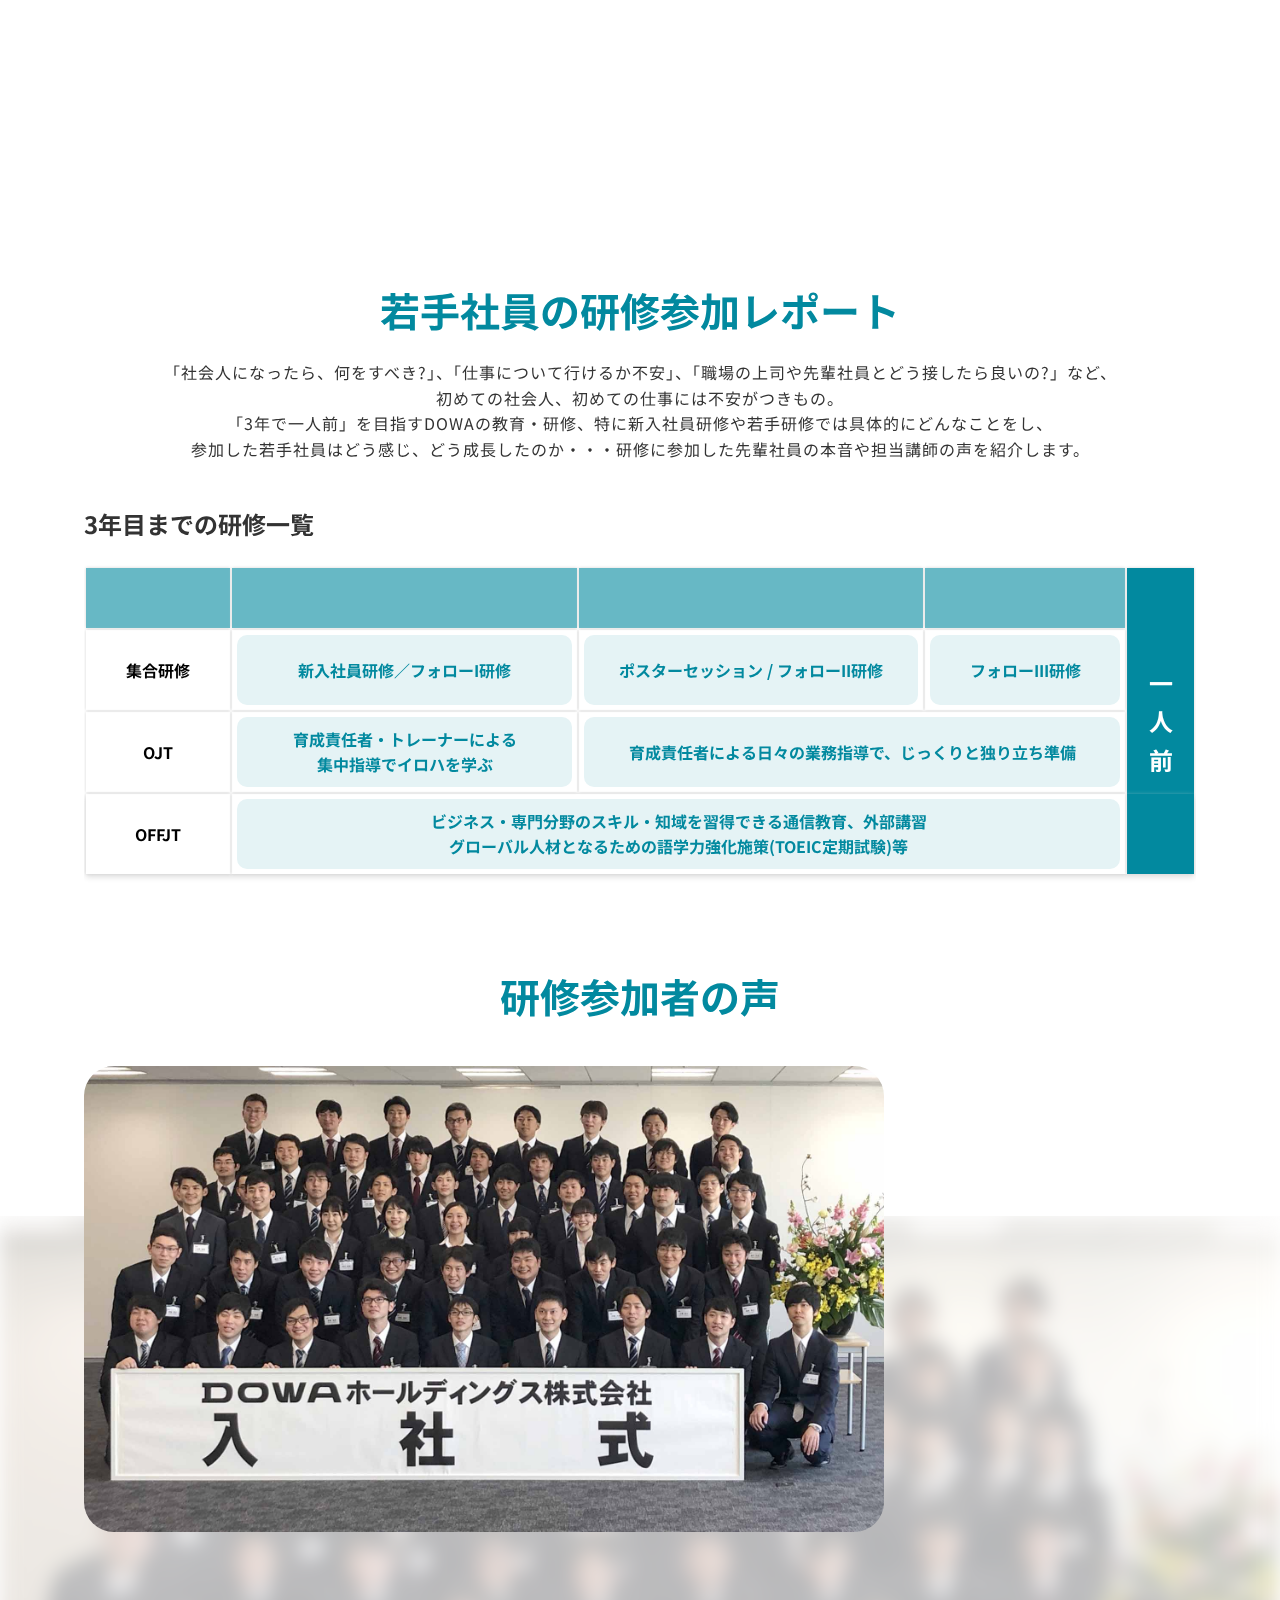
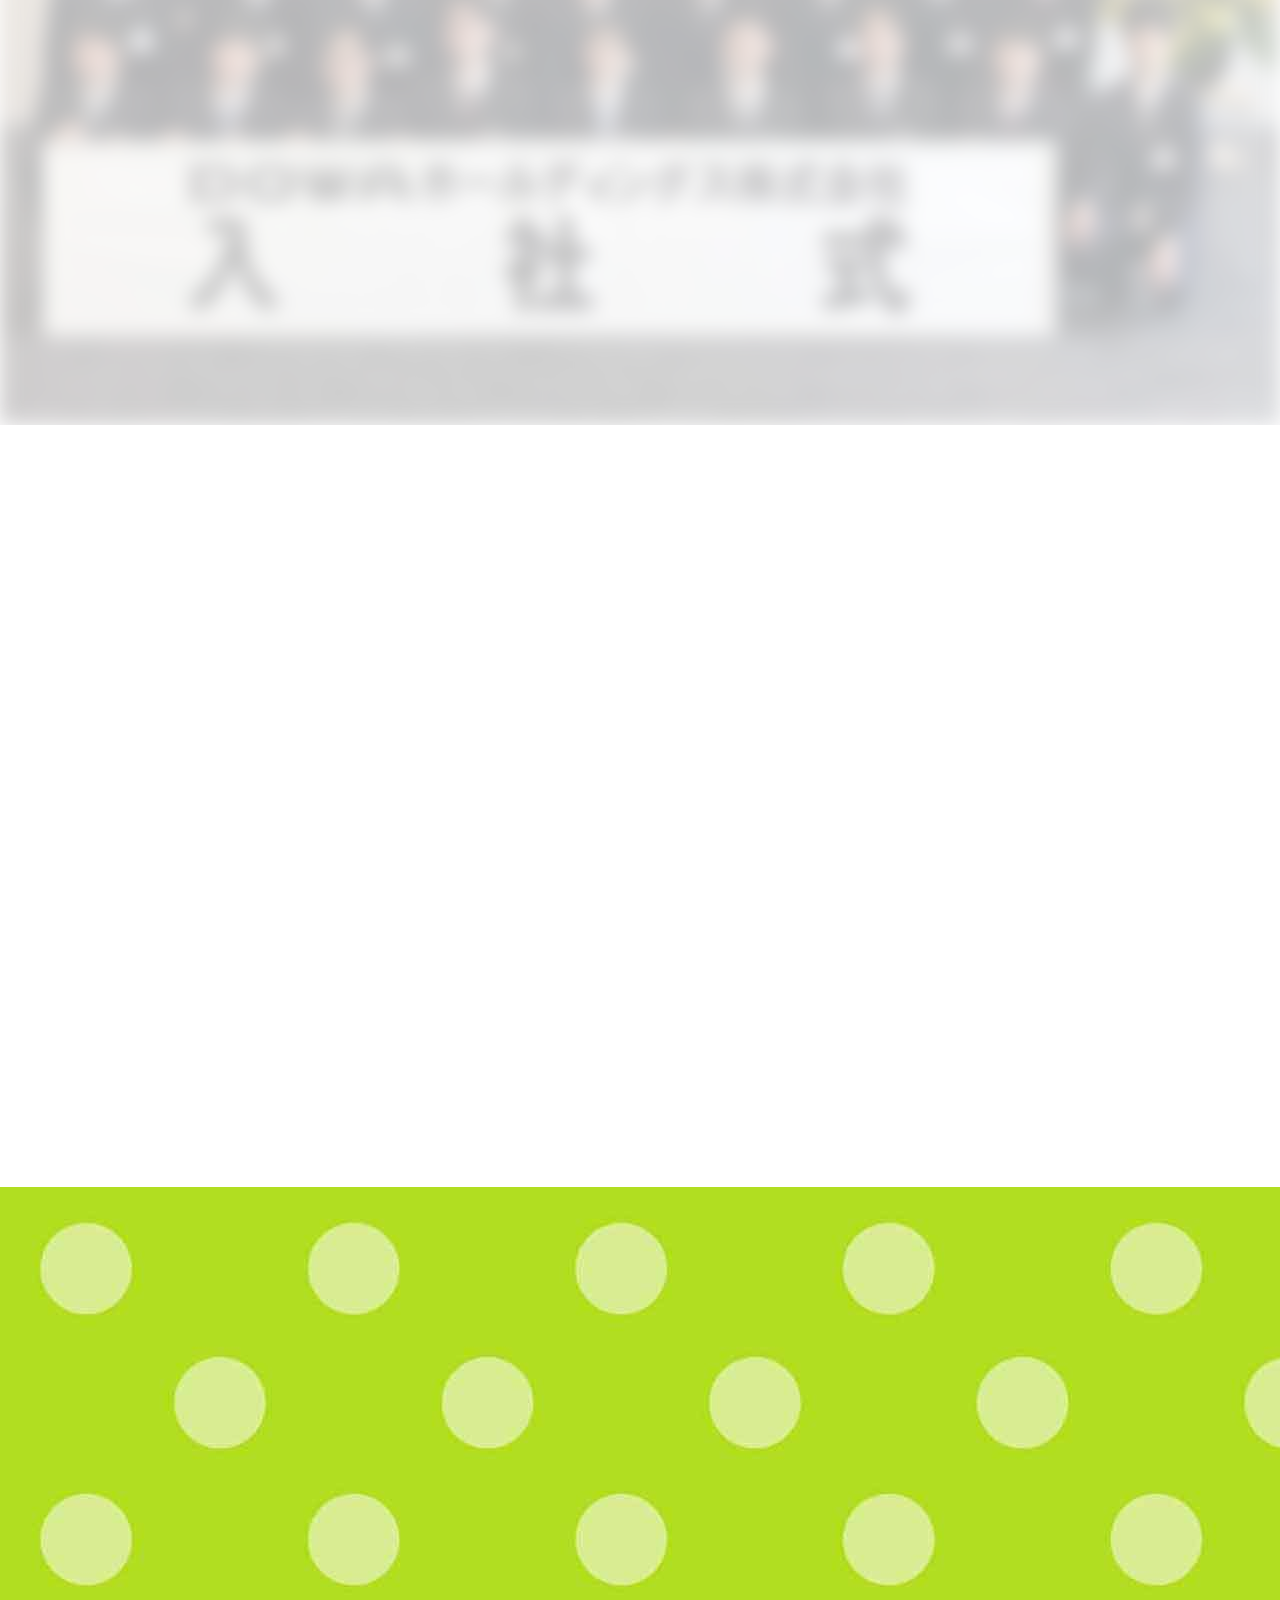
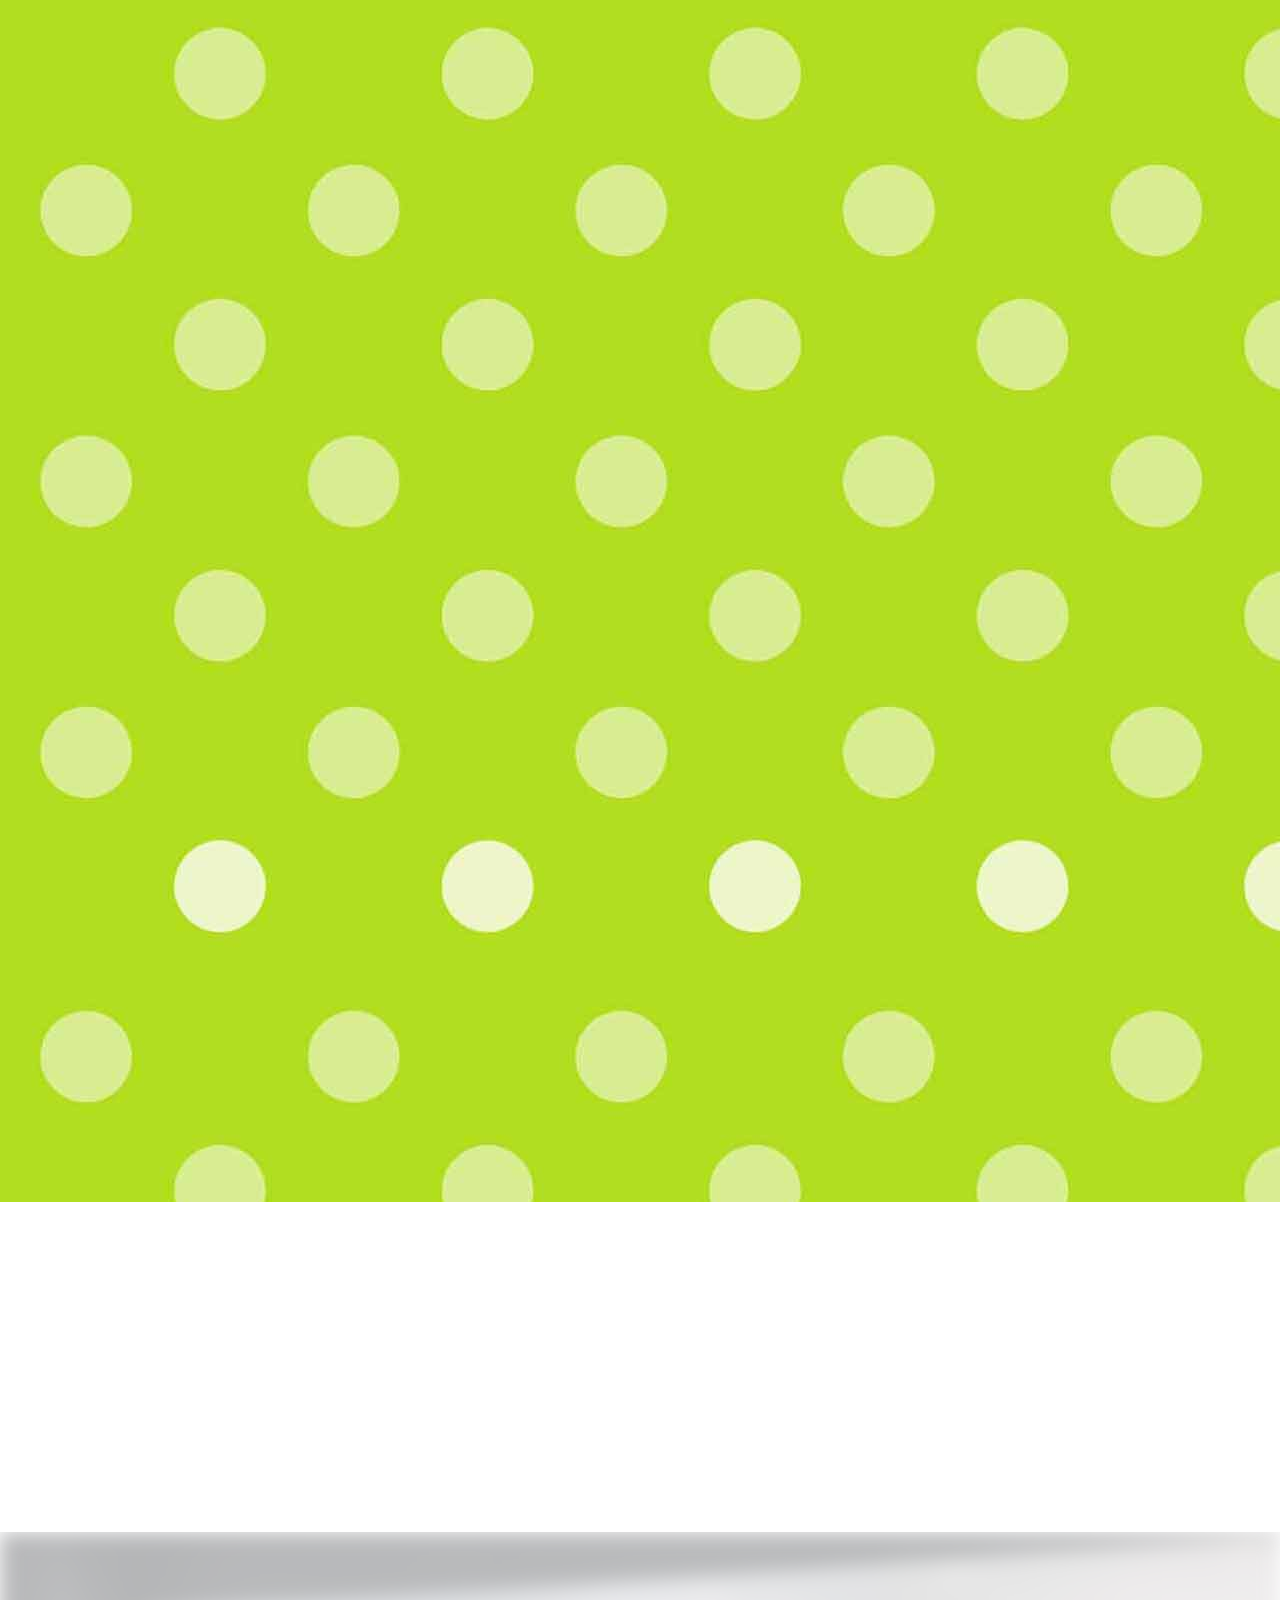
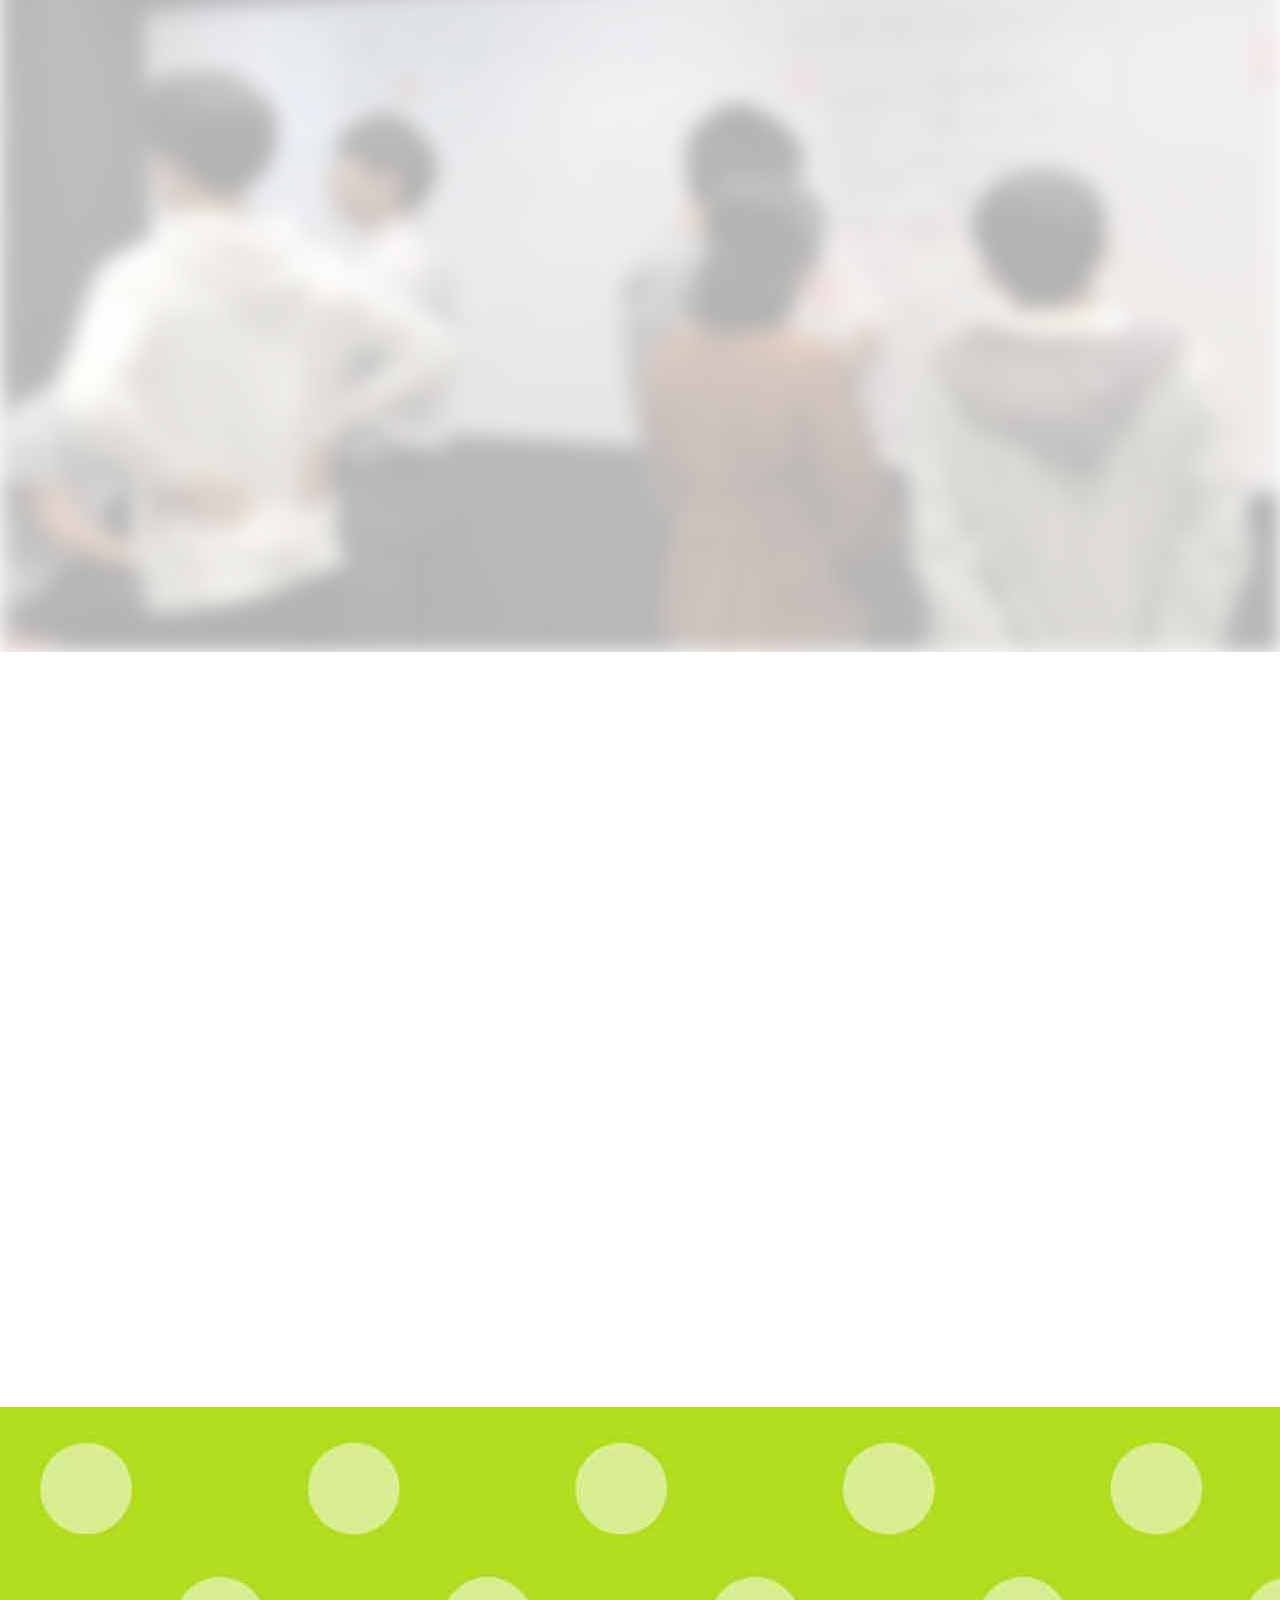
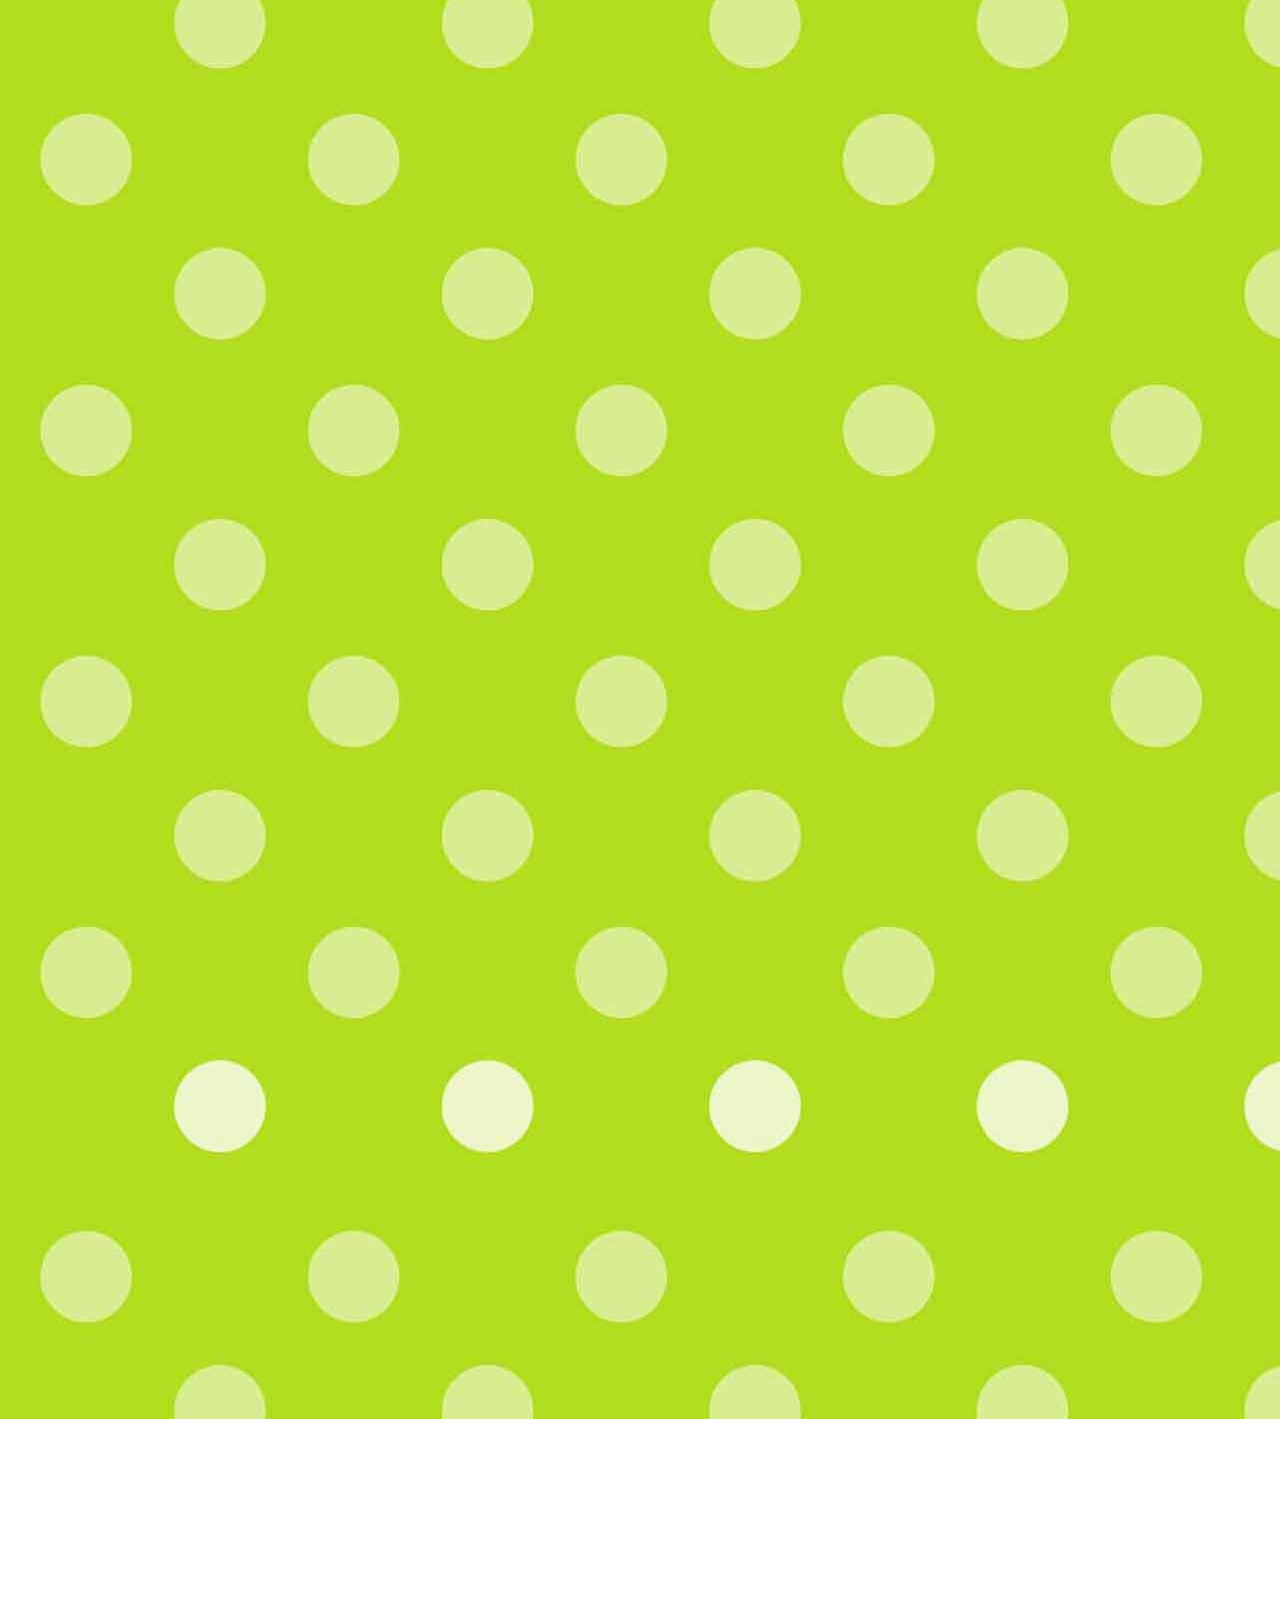
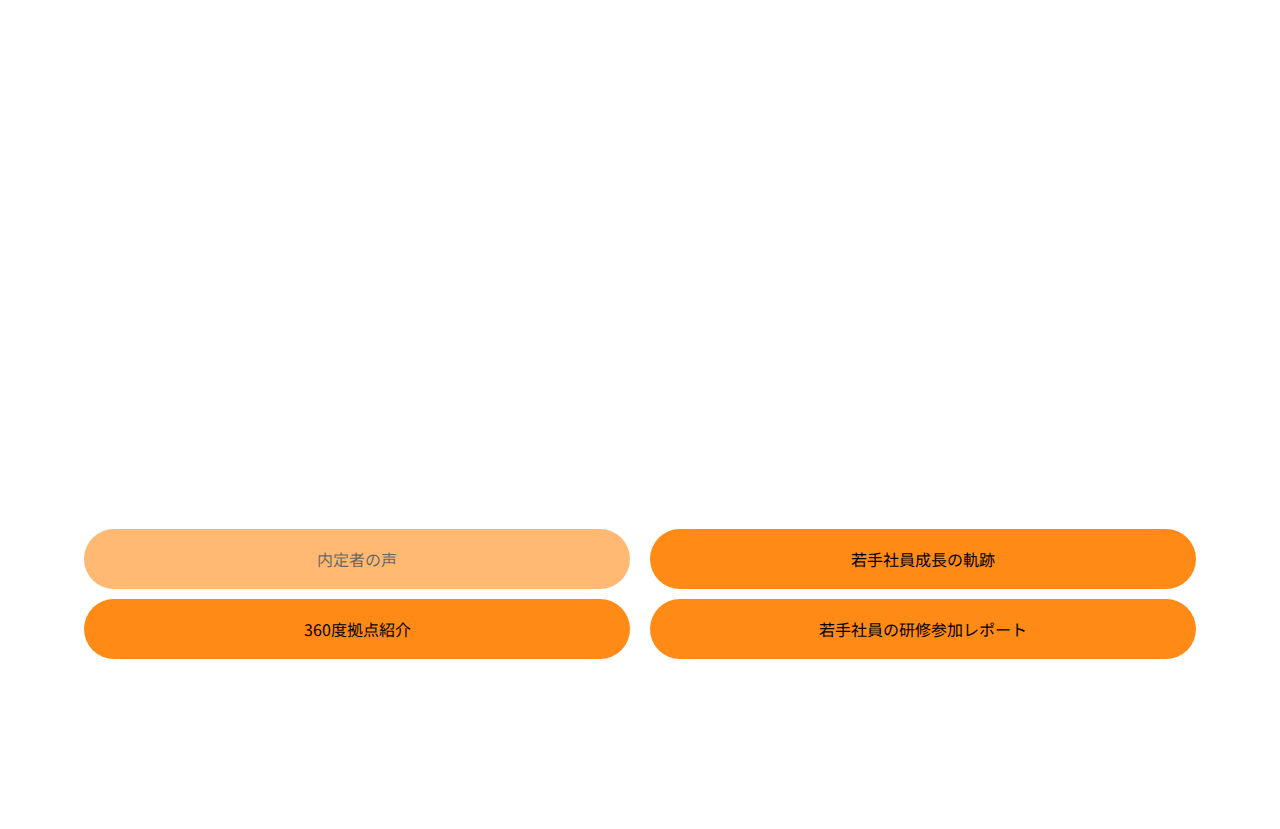
<file: saiyou/special/training/index.html>
<!DOCTYPE html>
<html lang="en">

<head>
    <meta charset="UTF-8">
    <meta name="viewport" content="width=device-width, initial-scale=1.0">
    <link rel="stylesheet" href="../../js/plugin/aos/aos.css">
    <link rel="stylesheet" href="../../css/reset.css">
    <link rel="stylesheet" href="../../css/common.css">
    <link rel="stylesheet" href="../../css/training.css">
    <title>Training</title>
    <link href="https://fonts.googleapis.com/css2?family=Noto+Sans+JP:wght@400;500;700&family=Roboto:wght@400;500;700&display=swap" rel="stylesheet">
</head>

<body>
    <section id="training">
        <section class="train">
            <div class="container">
                <div class="train__inner">
                    <h2 class="heading center" data-aos="fade-up">
                        若手社員の研修参加レポート
                    </h2>
                    <div class="sub-heading">
                        <p class="text-desc" data-aos="fade-up">
                            「社会人になったら、何をすべき?」、「仕事について行けるか不安」、「職場の上司や先輩社員とどう接したら良いの?」など、
                        </p>
                        <p class="text-desc" data-aos="fade-up">
                            初めての社会人、初めての仕事には不安がつきもの。
                        </p>
                        <p class="text-desc" data-aos="fade-up">
                            「3年で一人前」を目指すDOWAの教育・研修、特に新入社員研修や若手研修では具体的にどんなことをし、
                        </p>
                        <p class="text-desc" data-aos="fade-up">
                            参加した若手社員はどう感じ、どう成長したのか・・・研修に参加した先輩社員の本音や担当講師の声を紹介します。
                        </p>

                    </div>

                    <div class="train__table">
                        <h5 class="title left" data-aos="fade-up"><span>3年目までの研修一覧</span></h5>

                        <table class="t-table" data-aos="fade-up">
                            <tr class="t-head">
                                <th><span>入社</span></th>
                                <th><span>1年目</span></th>
                                <th><span>2年目</span></th>
                                <th><span>3年目</span></th>
                                <th rowspan="4"><span>一人前</span></th>
                            </tr>
                            <tr class="t-body">
                                <td><span>集合研修</span></td>
                                <td><span>新入社員研修／フォローI研修</span></td>
                                <td><span>ポスターセッション / フォローII研修</span></td>
                                <td><span>フォローIII研修</span></td>
                            </tr>
                            <tr class="t-body">
                                <td>
                                    <span>OJT</span></td>
                                <td>
                                    <span>育成責任者・トレーナーによる<br/>集中指導でイロハを学ぶ</span>
                                </td>
                                <td colspan="2">
                                    <span>育成責任者による日々の業務指導で、じっくりと独り立ち準備
                                    </span>
                                </td>
                            </tr>
                            <tr class="t-body t-footer">
                                <td><span>OFFJT</span></td>
                                <td colspan="3"><span>ビジネス・専門分野のスキル・知域を習得できる通信教育、外部講習
                                    <br/>
                                    グローバル人材となるための語学力強化施策(TOEIC定期試験)等</span></td>
                            </tr>
                        </table>

                    </div>

                </div>

            </div>
        </section>

        <section class="voice">
            <div class="container">
                <div class="voice__inner">
                    <h2 class="heading center" data-aos="fade-up">
                        研修参加者の声
                    </h2>

                    <figure class="top-img" data-aos="fade-up">
                        <img src="../../images/training/img_entrance.jpg" alt="研修参加者の声">
                    </figure>

                    <div class="step">
                        <div class="step__container" data-aos="fade-up">

                            <img src="../../images/training/img_step.png" alt="bg-step-decoration">
                            <div class="step__content">
                                <h3 class="step__name">
                                    <span>01</span>
                                    新入社員研修
                                </h3>
                            </div>
                            
                            
                        </div>
                        <div class="step__desc" data-aos="fade-up">
                            <p class="text-desc">
                                本社近くにあるDOWAグループの研修センター「PROGRESO」。2018年には「DOWAの未来をつむぐ学びの空間」というコンセプトでリニューアルオープンしました。宿泊施設を兼ね備えた最新鋭の設備を誇ります。新入社員はここで、4月から約1か月半に渡り、寝泊りしながら「社会人へのマインドチェンジ」「DOWAを知る」「社会人基礎スキルを学び習得する」「強い人間関係を作る」ことを目的に集合研修を受講します。<br />※2020年春は、新入社員の安全と健康を第一に考慮し、全編自宅から参加するオンライン研修となりました。
                            </p>
                        </div>
                        
                    </div>

                </div>
            </div>

            <div class="bg-decoration">
                <img src="../../images/training/img_entrance.jpg" alt="研修参加者の声">
            </div>
        </section>

        <div class="comment-area">
            <!-- <div class="container"> -->
                <div class="flex">

                    <div class="comment">


                        <div class="comment-block" data-aos="fade-up">

                            <div class="avatar bg-green">
                                <img src="../../images/training/icon_user.png" alt="user avatar">
                            </div>

                            <div class="comment-wrap">

                                <span class="comment-time color-green">
                                    2019年入社Aさん
                                </span>
                                <p>

                                    「約2週間の工場見学では、各拠点の概要や働いている社員の雰囲気などを知ることができました。また、研修センターでは休憩時間や研修終了後に、憩いと交流のスペース“Café de DOWA”で同期とおしゃべりしたりお酒を飲んだり。同期との交流を深める中で、様々な考え方も吸収でき、配属後の励みになりました。今でも同期との情報交換は公私ともに非常に役立っています。」

                                </p>

                            </div>

                        </div>


                        <div class="comment-block" data-aos="fade-up">
                            <div class="avatar bg-pink">
                                <img src="../../images/training/icon_user.png" alt="user avatar">
                            </div>
                            <div class="comment-wrap">
                                <span class="comment-time color-pink">
                                    2020年入社Bさん
                                </span>
                                <p>

                                    「同期と顔を合わせるのを楽しみにしていましたが、オンライン研修となってしまいました。ただ、社会人の心構えのような基礎から、クリエイティブ・ロジカルシンキングなどのビジネススキルに至るまでしっかり学ぶことができました。また、グループワークが多く取り入られるなど、同期同士のつながりを高めるための工夫が凝らされており、楽しく、モチベーションを高く保ちながら研修を受けることができました。」

                                </p>
                            </div>
                        </div>


                        <div class="comment-block" data-aos="fade-up">
                            <div class="avatar bg-pink2">
                                <img src="../../images/training/icon_user.png" alt="user avatar">
                            </div>
                            <div class="comment-wrap">
                                <span class="comment-time color-pink2">
                                    2020年入社Cさん
                                </span>
                                <p>

                                    「『教わり方研修』では、配属後先輩から仕事を上手に教わるためのノウハウを実践形式で学び、配属後の業務イメージが持てました。『ポスターセッション』では、2年目社員が1年間取り組んだ業務を発表しており、自分たちも1年後にはこんな姿になっているのかという実感が湧き、とても印象的でした。」

                                </p>
                            </div>
                        </div>


                    </div>

                    <div class="comment-aside" data-aos="fade-up">
                        <figure class="circle--small">
                            <img src="../../images/training/img_comment_decor1.jpg" alt="poster session">
                        </figure>
                        <figure class="circle--big">
                            <img src="../../images/training/img_comment_decor2.jpg" alt="poster session">
                        </figure>
                    </div>
                </div>
            <!-- </div> -->
        </div>

        <section class="lecturer-area">

            <div class="container">
                <h2 class="heading center" data-aos="fade-up">
                    外部講師の声①
                </h2>
                <div class="lectbox" data-aos="fade-up">
                    <div class="lectbox-avatar">
                        <figure>
                            <img src="../../images/training/img_lecturer1.jpg" alt="lecturer img">
                        </figure>
                    </div>
                    <div class="lectbox-infor">
                        <figure class="lectbox-logo">
                            <img src="../../images/training/img_lect_logo1.png" alt="講師ビジョン株式会社">
                        </figure>
                        <span class="lectbox-ver">講師ビジョン株式会社</span>
                        <span class="lectbox-name">島村　公俊（しまむら　きみとし）氏</span>
                        <p class="text-desc">
                            ソフトバンク人事本部などを経て、講師ビジョンを設立。前職では、社内講師育成、新人/OJT教育などを推進し、国内外から表彰をされる。著書は『１０秒で新人を伸ばす質問術』（東洋経済新報社）など
                        </p>
                    </div>
                </div>


                <div class="chat-area">
                    <ul>
                        <li class="chat-item" data-aos="fade-up">
                            <div class="chat-item__inside">
                                <span>Q</span>
                                <p class="text-desc">
                                    どのような研修をされていますか？
                                </p>
                            </div>
                            
                        </li>
                        <li class="chat-item" data-aos="fade-up">
                            <div class="chat-item__inside">
                                <span>A</span>
                                <p class="text-desc">
                                    『新入社員のための教わり方、学び方研修』を担当。現場配属前に、上手な教わり方、学び方を知っていると現場に配属された後の成長の伸びが変わってくることから開発されたプログラムです。
                                </p>
                            </div>
                        </li>

                        <li class="chat-item" data-aos="fade-up">
                            <div class="chat-item__inside">
                                <span>Q</span>
                                <p class="text-desc">
                                    研修を実施されての感想は？
                                </p>
                            </div>
                            
                        </li>
                        <li class="chat-item" data-aos="fade-up">
                            <div class="chat-item__inside">
                                <span>A</span>
                                <p class="text-desc">
                                    若手社員への印象は３つあります。１つ目は、楽しみながら取り組んでいるという点。真面目に、そしてその場を楽しむ余裕を感じます。２つ目は、ロジカルな思考が高い点。課題の取り組みスピードが早いのもうなずけます。３つ目は、学んだことを現場で活用するんだという熱意を感じられる点。こちらも毎回刺激をいただいています。
                                </p>
                            </div>
                        </li>

                        <li class="chat-item" data-aos="fade-up">
                            <div class="chat-item__inside">
                                <span>Q</span>
                                <p class="text-desc">
                                    DOWAの若手育成への取り組みに対してどんな印象をお持ちですか？
                                </p>
                            </div>
                            
                        </li>

                        <li class="chat-item" data-aos="fade-up">
                            <div class="chat-item__inside">
                                <span>A</span>
                                <p class="text-desc">
                                    研修と現場のつながり、人と人とのつながりを大切にしていると感じます。<br />研修センター「Cafe de DOWA」のモニターに、職場の先輩方から若手社員に対する多数の応援メッセージが流れているのを目にしました。それを見た若手社員の顔がほぐれていくのが印象的でした。
                                </p>
                            </div>
                        </li>

                    </ul>

                </div>

            </div>
        </section>


        <section class="voice">
            <div class="container">

                <div class="voice__inner">

                    <figure class="top-img" data-aos="fade-up">
                        <img src="../../images/training/img_follow.jpg" alt="フォローアップＩ～Ⅲ研修">
                    </figure>

                    <div class="step">
                        <div class="step__container" data-aos="fade-up">
                            <img src="../../images/training/img_step.png" alt="bg-step-decoration">
                            <div class="step__content">
                                    <h3 class="step__name">
                                    <span>02</span>
                                    フォローアップＩ～Ⅲ研修
                                </h3>
                            </div>
                            
                            
                        </div>
                        <div class="step__desc" data-aos="fade-up">
                            <p>
                                入社後3年間は集中的な育成期間と位置付けられており、全員を対象としたフォローアップ研修が定期的に開かれています。1年目には、クリエイティブ・ロジカルシンキングトレーニング、2年目にはポスターセッション・段取り力強化研修、3年目には半年以上にわたって行う職場実戦型のプログラムを実施しています。
                            </p>
                            <p></p>
                        </div>
                        
                    </div>

                </div>
            </div>

            <div class="bg-decoration">
                <img src="../../images/training/img_follow.jpg" alt="フォローアップＩ～Ⅲ研修">
            </div>

        </section>

        <div class="comment-area">
            <!-- <div class="container"> -->
                <div class="flex">

                    <div class="comment">


                        <div class="comment-block" data-aos="fade-up">

                            <div class="avatar bg-orange">
                                <img src="../../images/training/icon_user.png" alt="user avatar">
                            </div>

                            <div class="comment-wrap">

                                <span class="comment-time color-orange">
                                    フォローアップⅠ研修：2019年入社Dさん
                                </span>
                                <p>

                                    「入社1年目の秋に、同期全員が再集結したフォローアップ研修がありました。様々な観点からアイデアを出す方法、アイデアをロジカルにまとめ、問題解決に繋げる思考を学びました。職場で実際にぶつかってしまった課題や問題を解決することに活かせる！と感じました。」

                                </p>

                            </div>

                        </div>


                        <div class="comment-block" data-aos="fade-up">
                            <div class="avatar bg-blue2">
                                <img src="../../images/training/icon_user.png" alt="user avatar">
                            </div>
                            <div class="comment-wrap">
                                <span class="comment-time color-blue2">
                                    フォローアップⅡ研修：2018年入社Eさん
                                </span>
                                <p>

                                    「入社2年目の春に、段取り力強化研修を受講しました。仕事を進める上での段取りのコツ（スケジュールや目標の立て方）について学びました。自部署や他部署の先輩社員の仕事の進め方に関して学ぶ機会もあり、取り入れられるものはさっそく取り入れていきたいと思います。」

                                </p>
                            </div>
                        </div>


                        <div class="comment-block" data-aos="fade-up">
                            <div class="avatar bg-yellow2">
                                <img src="../../images/training/icon_user.png" alt="user avatar">
                            </div>
                            <div class="comment-wrap">
                                <span class="comment-time color-yellow2">
                                    フォローアップⅢ研修：2017年入社Fさん
                                </span>
                                <p>

                                    「入社3年目の7月に、周囲を巻き込みながら仕事を成し遂げる力を養う研修のキックオフがありました。自分の価値観や強み・弱みを、自己・他己評価を通じ認識することができ、まずは成長には何が必要なのか考える機会になりました。これをもとに、半年間かけて成長のために出来ることを考え、職場を巻き込みながら実践していきたいです。」

                                </p>
                            </div>
                        </div>


                    </div>

                    <div class="comment-aside" data-aos="fade-up">
                        <figure class="circle--small">
                            <img src="../../images/training/img_comment_decor3.jpg" alt="poster session">
                        </figure>
                        <figure class="circle--big">
                            <img src="../../images/training/img_comment_decor4.jpg" alt="poster session">
                        </figure>
                    </div>
                </div>
            <!-- </div> -->
        </div>

        <section class="lecturer-area">

            <div class="bg-decoration">
                <img src="../../images/training/bg_point.jpg" alt="lecturer img">
            </div>

            <div class="container">
                <h2 class="heading center" data-aos="fade-up">
                    外部講師の声②
                </h2>

                <div class="lectbox" data-aos="fade-up">
                    <div class="lectbox-avatar">
                        <figure>
                            <img src="../../images/training/img_lecturer2.jpg" alt="lecturer img">
                        </figure>
                    </div>
                    <div class="lectbox-infor">
                        <figure class="lectbox-logo len">
                            <img src="../../images/training/img_lect_logo2.png" alt="講師ビジョン株式会社">
                        </figure>
                        <span class="lectbox-ver">株式会社プレセナ・ストラテジック・パートナーズ</span>
                        <span class="lectbox-name">古川　剛（ふるかわ　ごう）氏</span>
                        <p class="text-desc">
                            三菱電機(株)経営情報システム部、IBMビジネスコンサルティングサービス(株)のマネジメント・コンサルタントを経て、2008年にプレセナ・ストラテジック・パートナーズに参画
                        </p>
                    </div>
                </div>


                <div class="chat-area">
                    <ul>
                        <li class="chat-item" data-aos="fade-up">
                            <div class="chat-item__inside">
                                <span>Q</span>
                                <p class="text-desc">
                                    どのような研修をされていますか？
                                </p>
                            </div>
                            
                        </li>
                        <li class="chat-item" data-aos="fade-up">
                            <div class="chat-item__inside">
                                <span>A</span>
                                <p class="text-desc">
                                    2年目社員に対する「段取り力」をテーマとした研修を担当。単純に仕事の組み立て方を学ぶだけではなく、「成果の捉え方」や「振り返りのポイント」など、コンスタントに成果を出し続けるための考え方を学習します。
                                </p>
                            </div>
                        </li>

                        <li class="chat-item" data-aos="fade-up">
                            <div class="chat-item__inside">
                                <span>Q</span>
                                <p class="text-desc">
                                    研修を実施されての感想は？
                                </p>
                            </div>
                            
                        </li>
                        <li class="chat-item" data-aos="fade-up">
                            <div class="chat-item__inside">
                                <span>A</span>
                                <p class="text-desc">
                                    自分の仕事を良いものにしていこうというDOWA社員の向上心に驚かされます。問題意識を明確にしてから研修に臨んでおり、受講中はもちろん、休み時間や終了後にも多くの方が質問に来ます。得た機会を逃さずに、成長しようとする姿勢が強く印象に残っています。
                                </p>
                            </div>
                        </li>

                        <li class="chat-item" data-aos="fade-up">
                            <div class="chat-item__inside">
                                <span>Q</span>
                                <p class="text-desc">
                                    DOWAの若手育成への取り組みに対してどんな印象をお持ちですか？
                                </p>
                            </div>
                            
                        </li>
                        <li class="chat-item" data-aos="fade-up">
                            <div class="chat-item__inside">
                                <span>A</span>
                                <p class="text-desc">
                                    直面している悩みに対して研修を通じて解消しようと、妥協せずに改善に取り組む熱意が印象的です。段取り力は、以前は入社時研修で行われていました。しかし職場ヒアリングを通じて現在のように2年目からに変更されました。現場の生の声を聞き、実務に役立つ研修を追求する姿勢が素晴らしいと感じています。
                                </p>
                            </div>
                        </li>


                    </ul>
                </div>
            </div>
        </section>


        <section class="content">
            <div class="container">
                <div class="step step-03" data-aos="fade-up">
                    <div class="step__container">
                        <img src="../../images/training/img_step_a.png" alt="step shape">
                        <div class="step__content">
                            <h3 class="step__name">
                                <span>03</span>
                                エンジニアリング力強化研修
                            </h3>
                            <p class="text-desc">
                                技術系社員に対しては、設備やプロセスに関する基本的な知識･スキル･感覚などエンジニアに必要な基礎・実践力を養ってもらえるような研修を行っています。
                            </p>
                        </div>
                    </div>
                </div>
                <div class="step step-04" data-aos="fade-up">
                    <div class="step__container">
                        <img src="../../images/training/img_step_b.png" alt="step shape">
                        <div class="step__content">
                            <h3 class="step__name">
                                <span>04</span>
                                配属後の職場でのOJT(On the Job Training)
                            </h3>
                            <p class="text-desc">
                                配属後は、職場で日常業務に必要な知識やスキルに対して、上司や先輩社員がフォローをしてくれるので安心してください。
                            </p>
                        </div>
                    </div>
                </div>
            </div>
        </section>

        <div class="container">
            <div class="voice-bttn-link">
                <a href="#link" class="hover-effect active"><span class="font24b">内定者の声</span></a>
                <a href="#link" class="hover-effect"><span class="font24b">若手社員成長の軌跡</span></a>
                <a href="#link" class="hover-effect"><span class="font24b">360度拠点紹介</span></a>
                <a href="#link" class="hover-effect"><span class="font24b">若手社員の研修参加レポート</span></a>
            </div>
        </div>

        <script src='../../js/plugin/d3/jquery-2.2.4.min.js'></script>
        <script src='../../js/plugin/aos/aos.js'></script>
        <script src='../../js/plugin/d3/d3.min.js'></script>
        <script src="../../js/common.js"></script>
    </section>
</body>

</html>
</file>
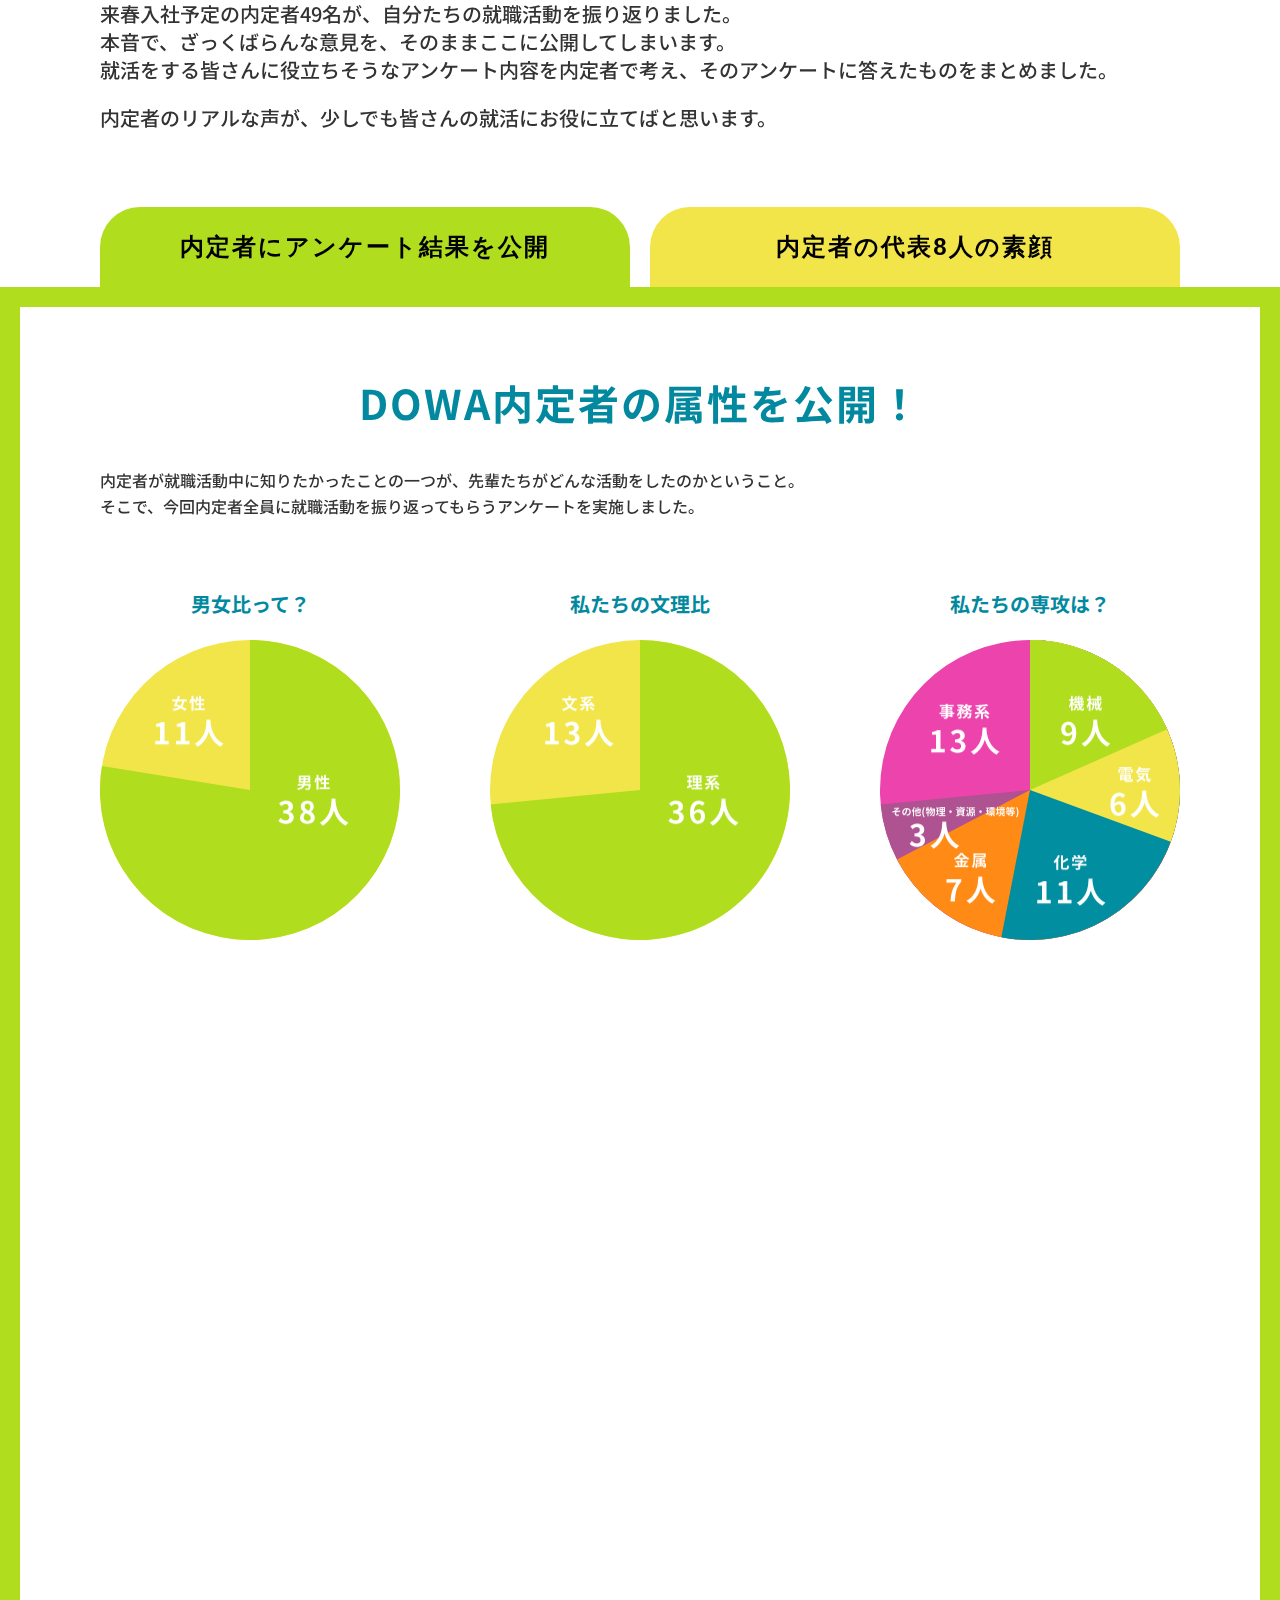
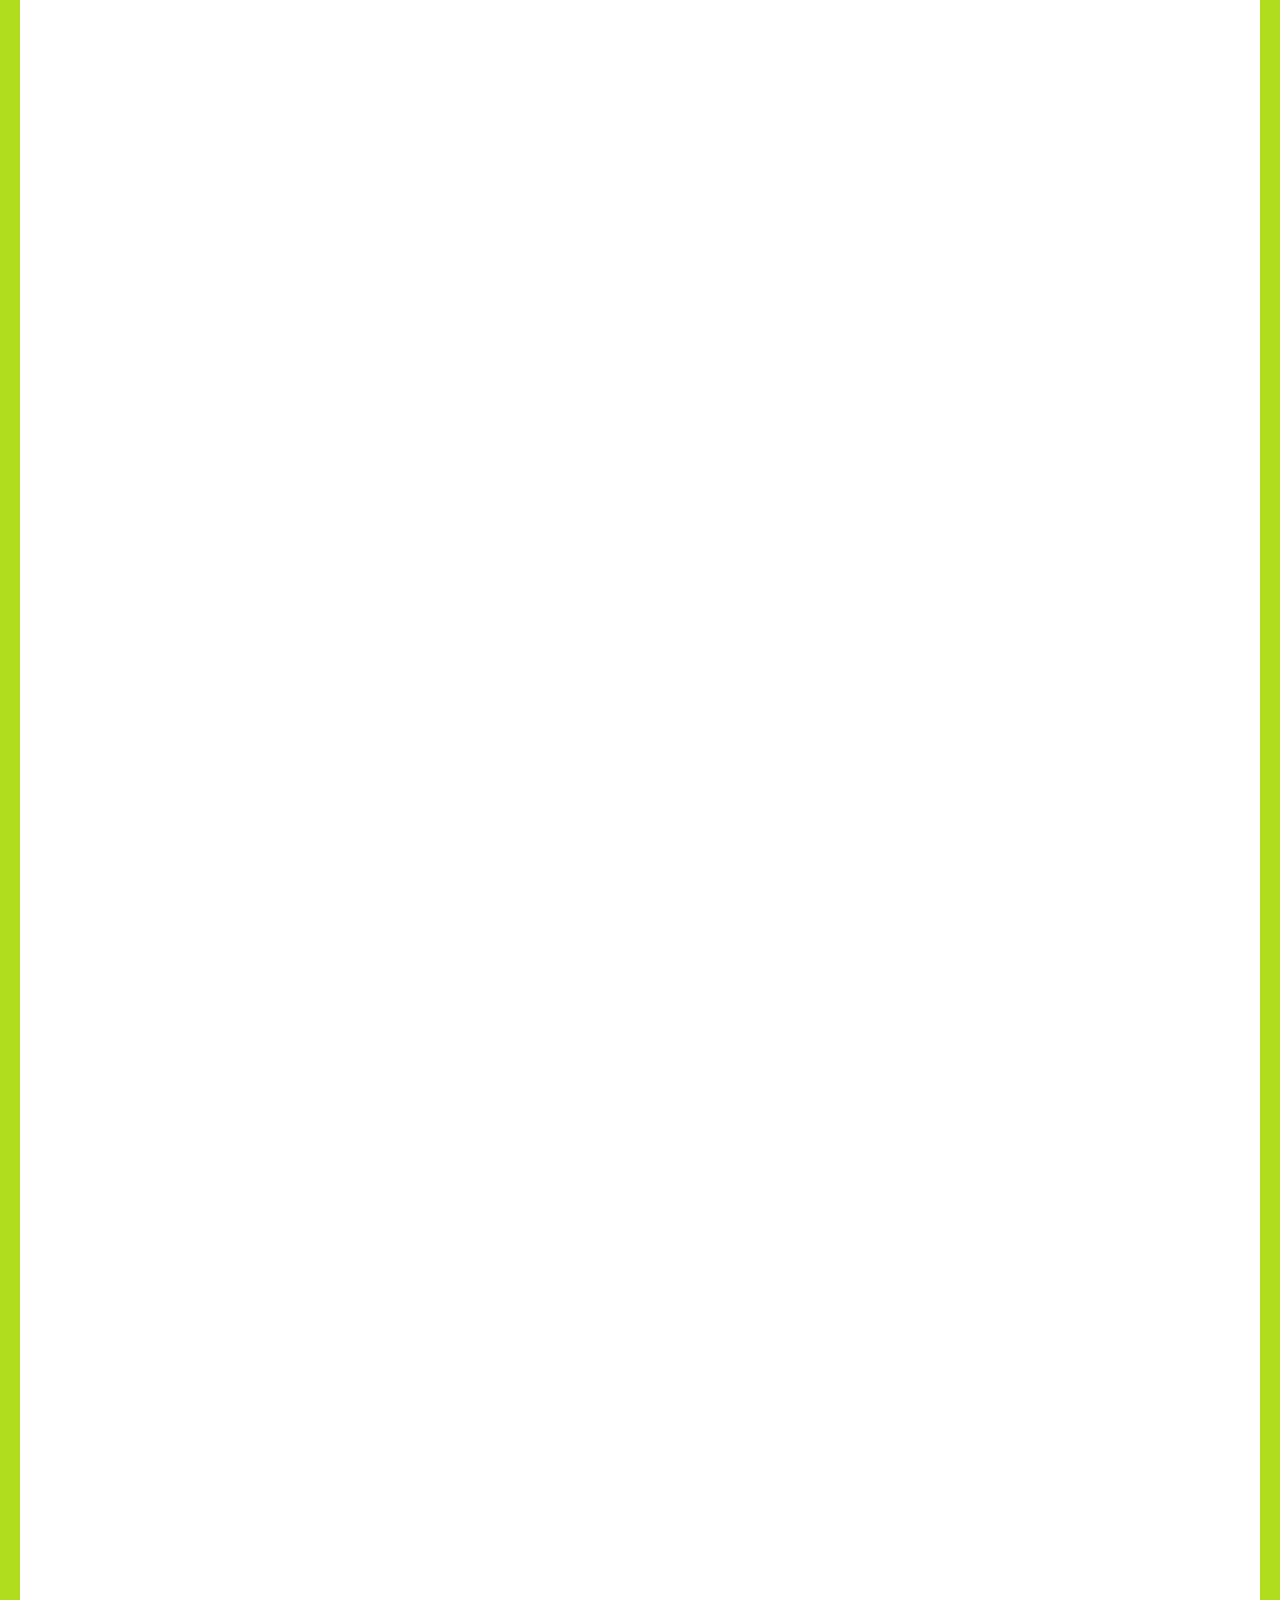
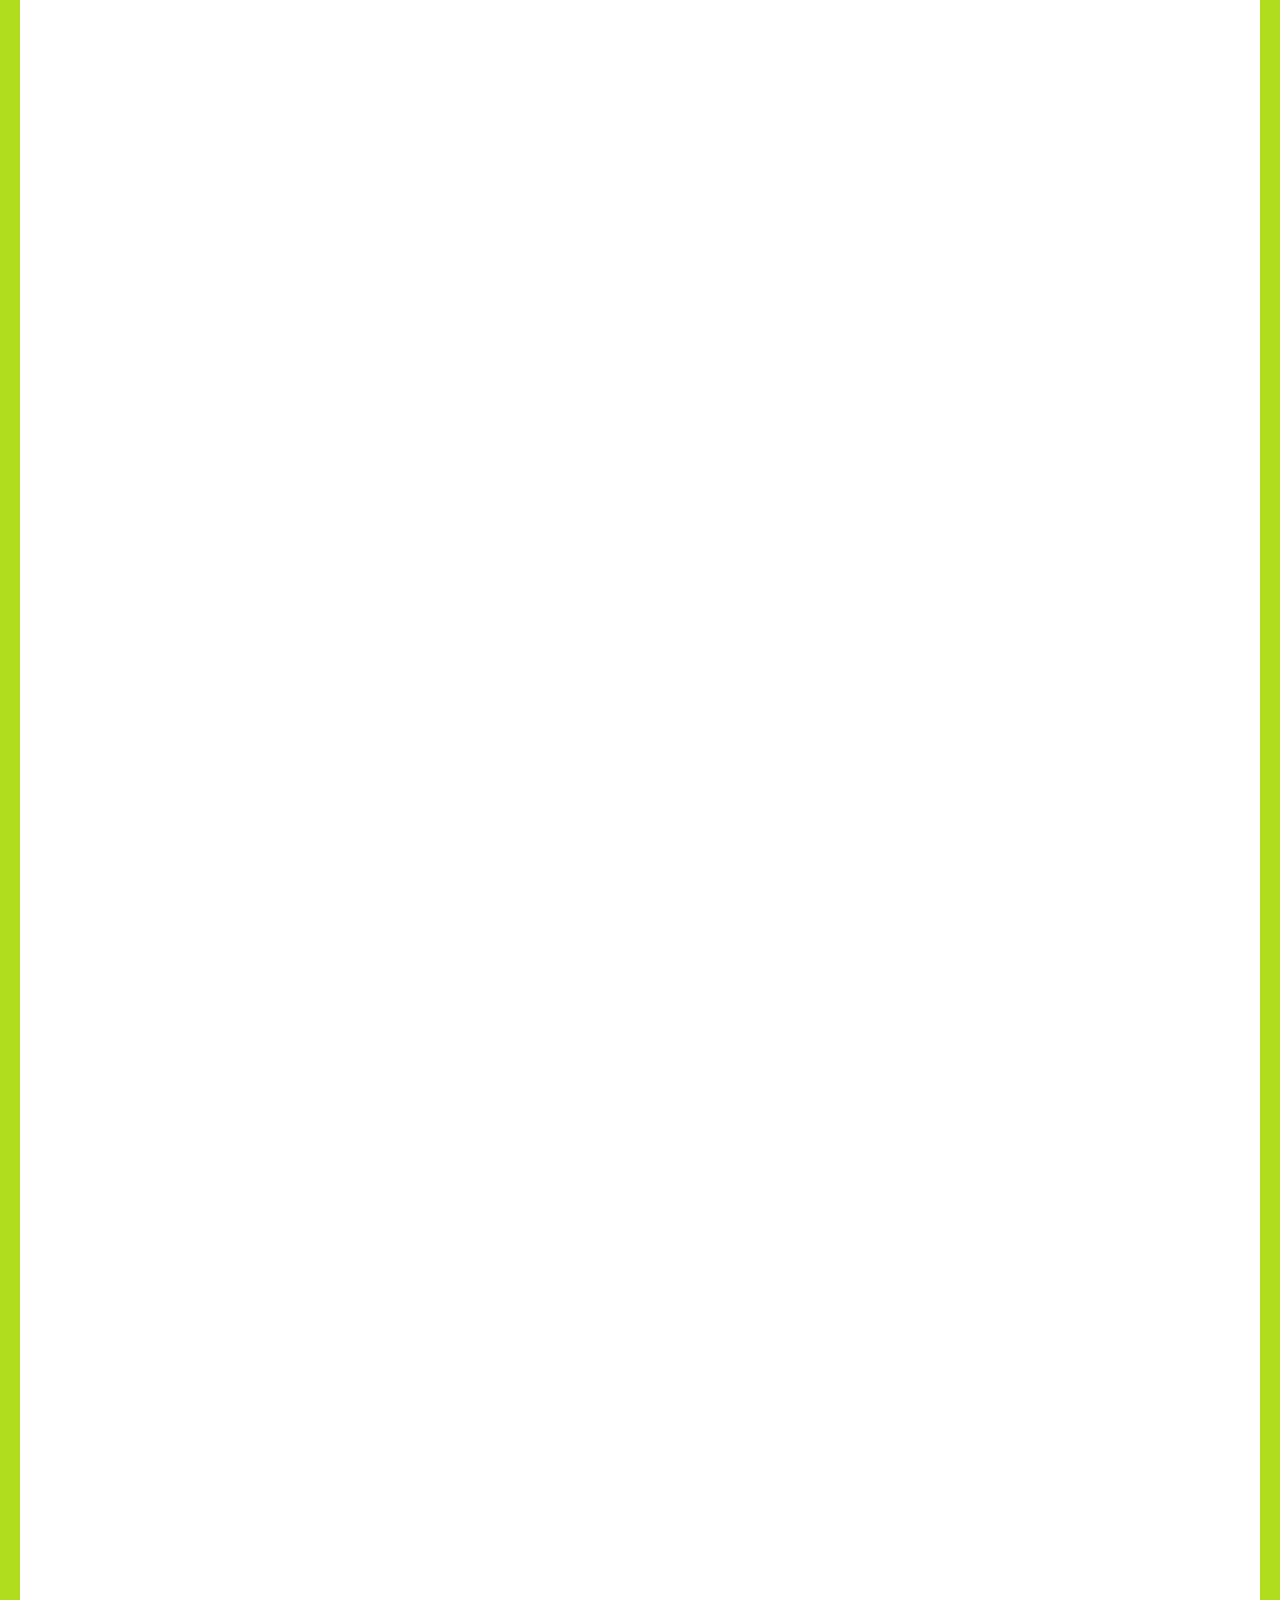
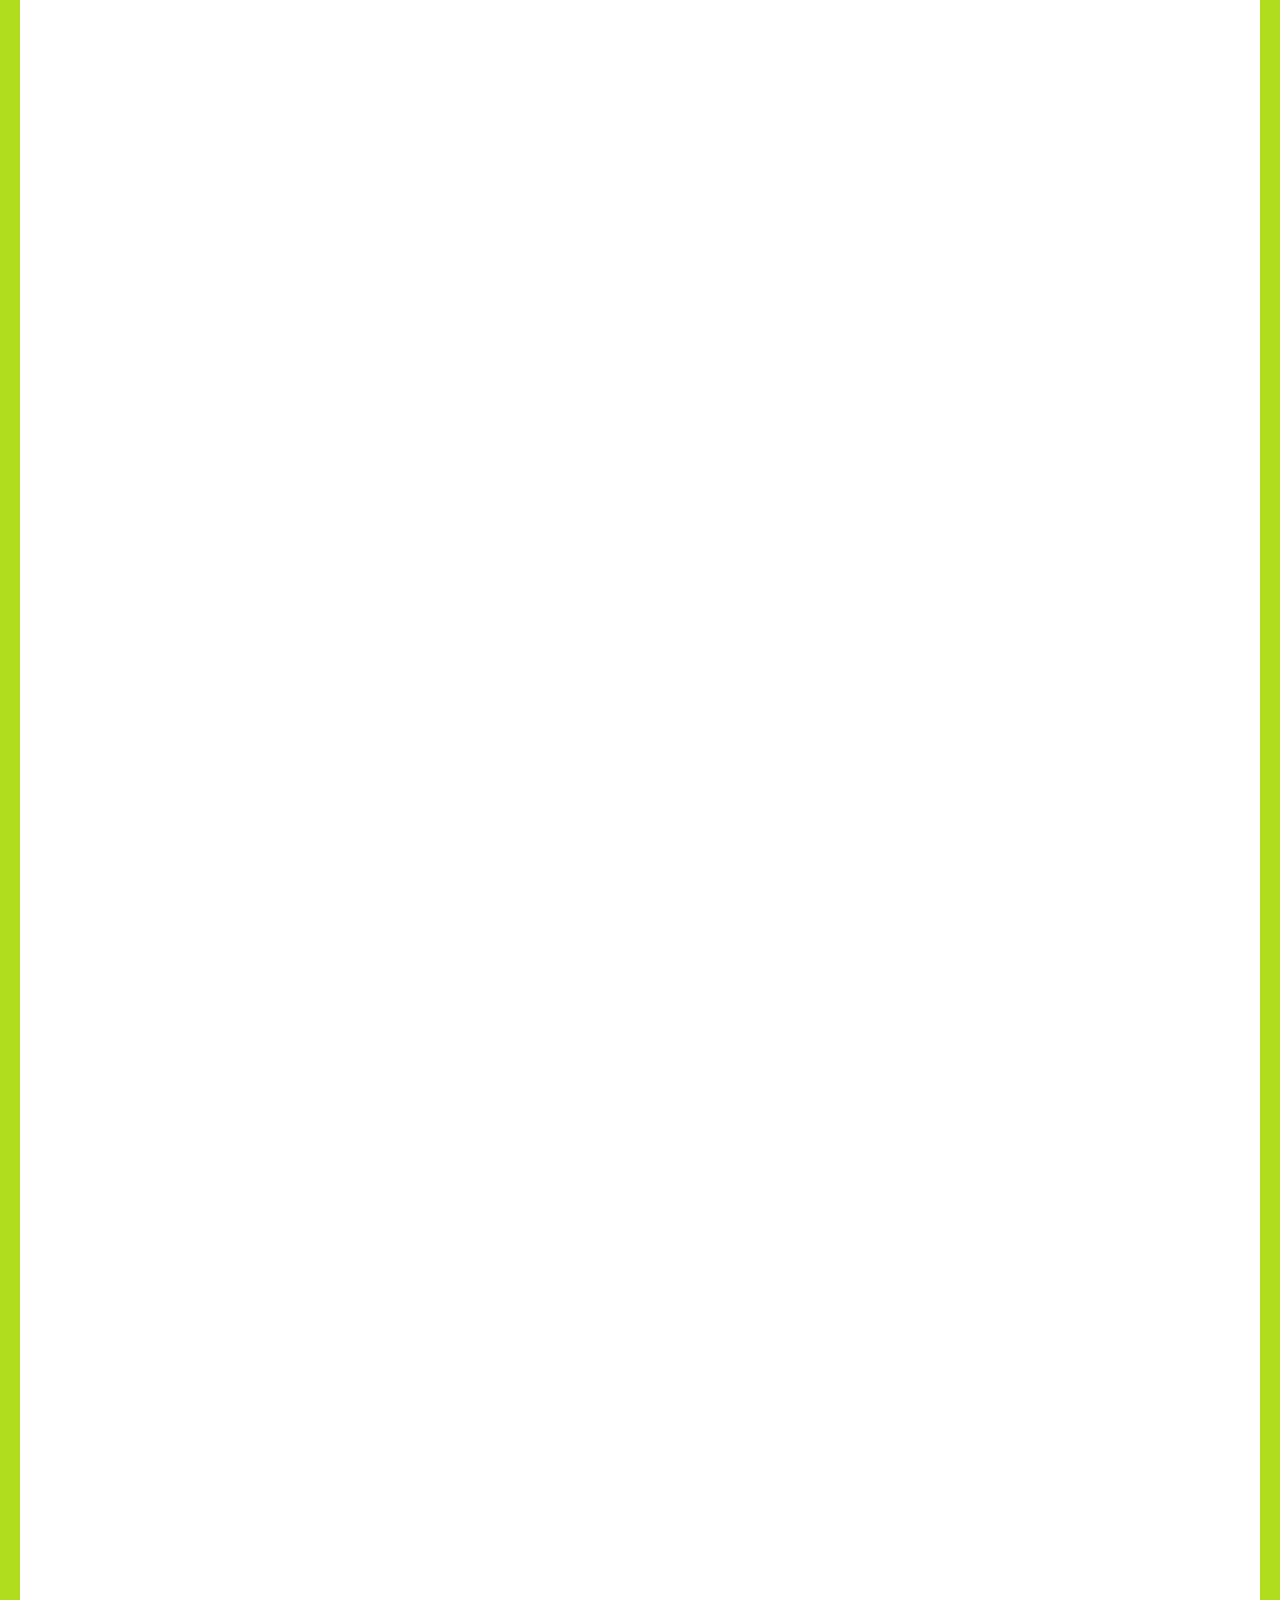
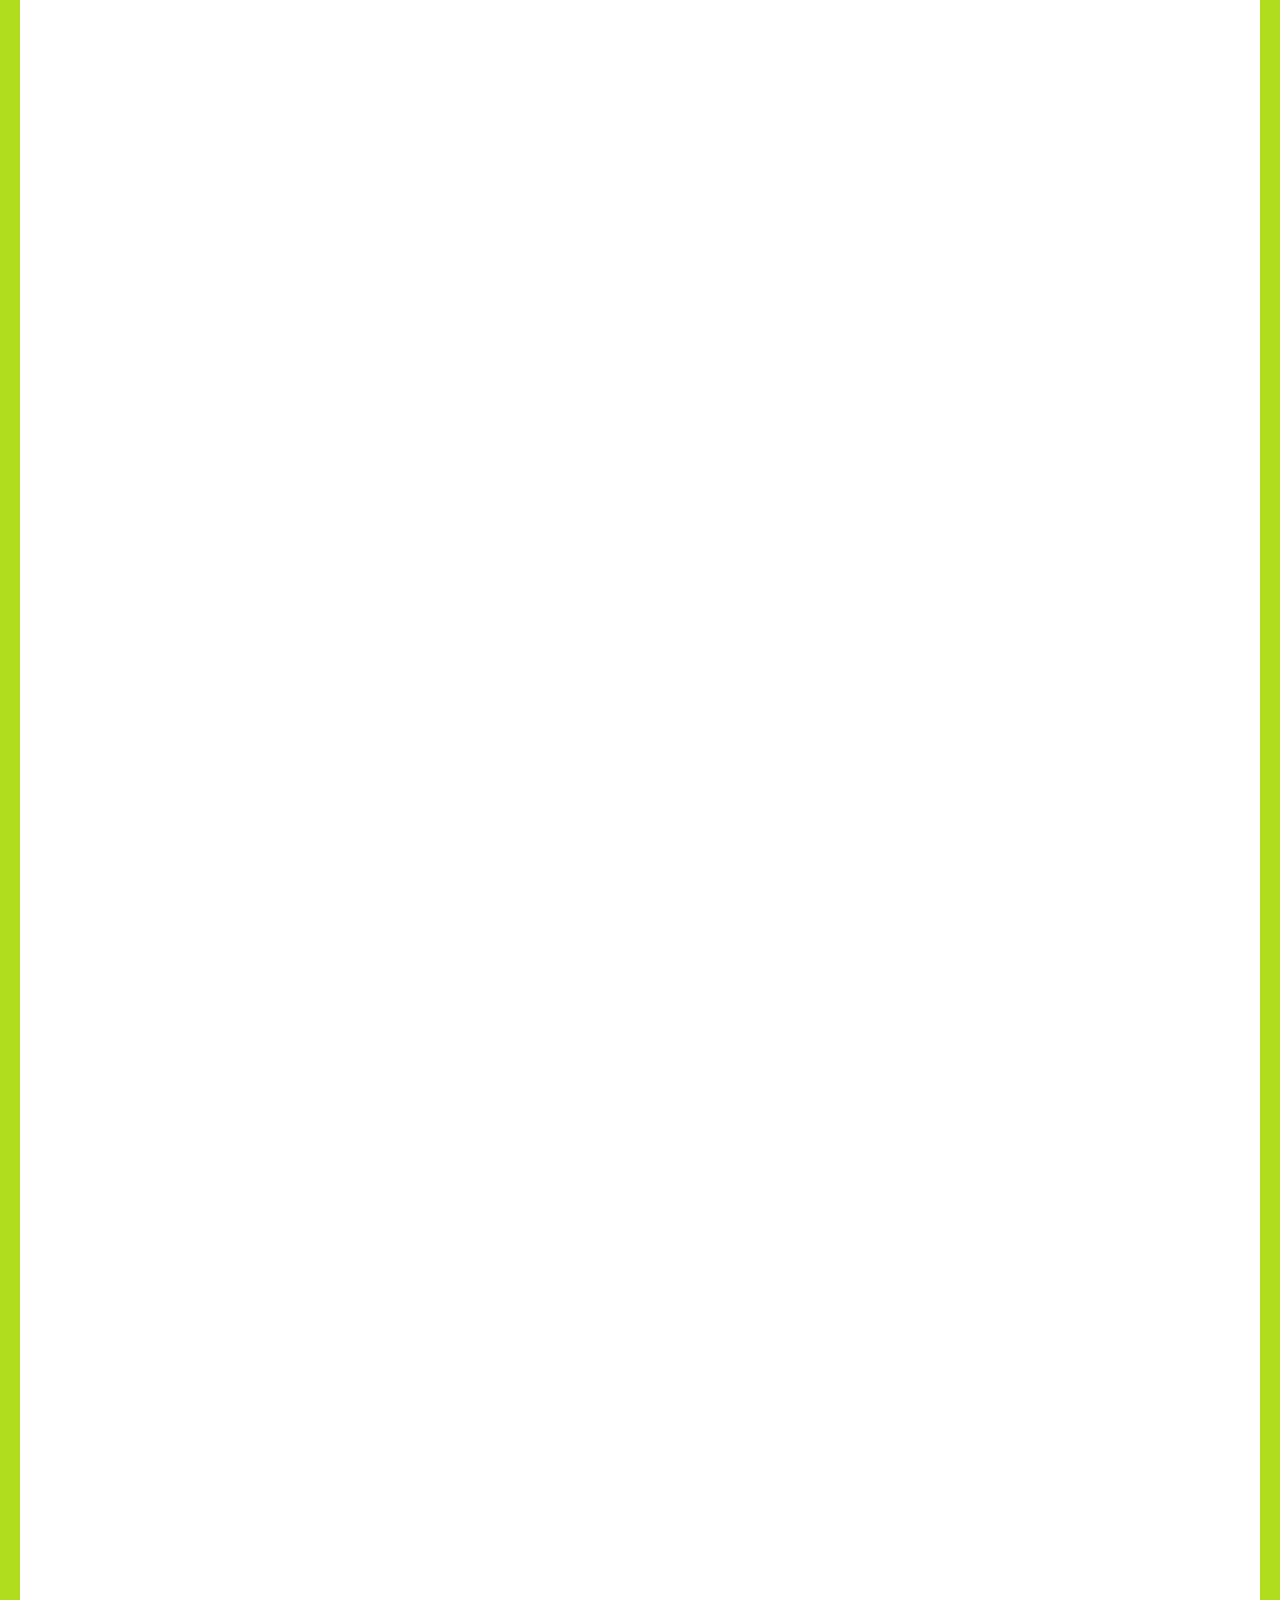
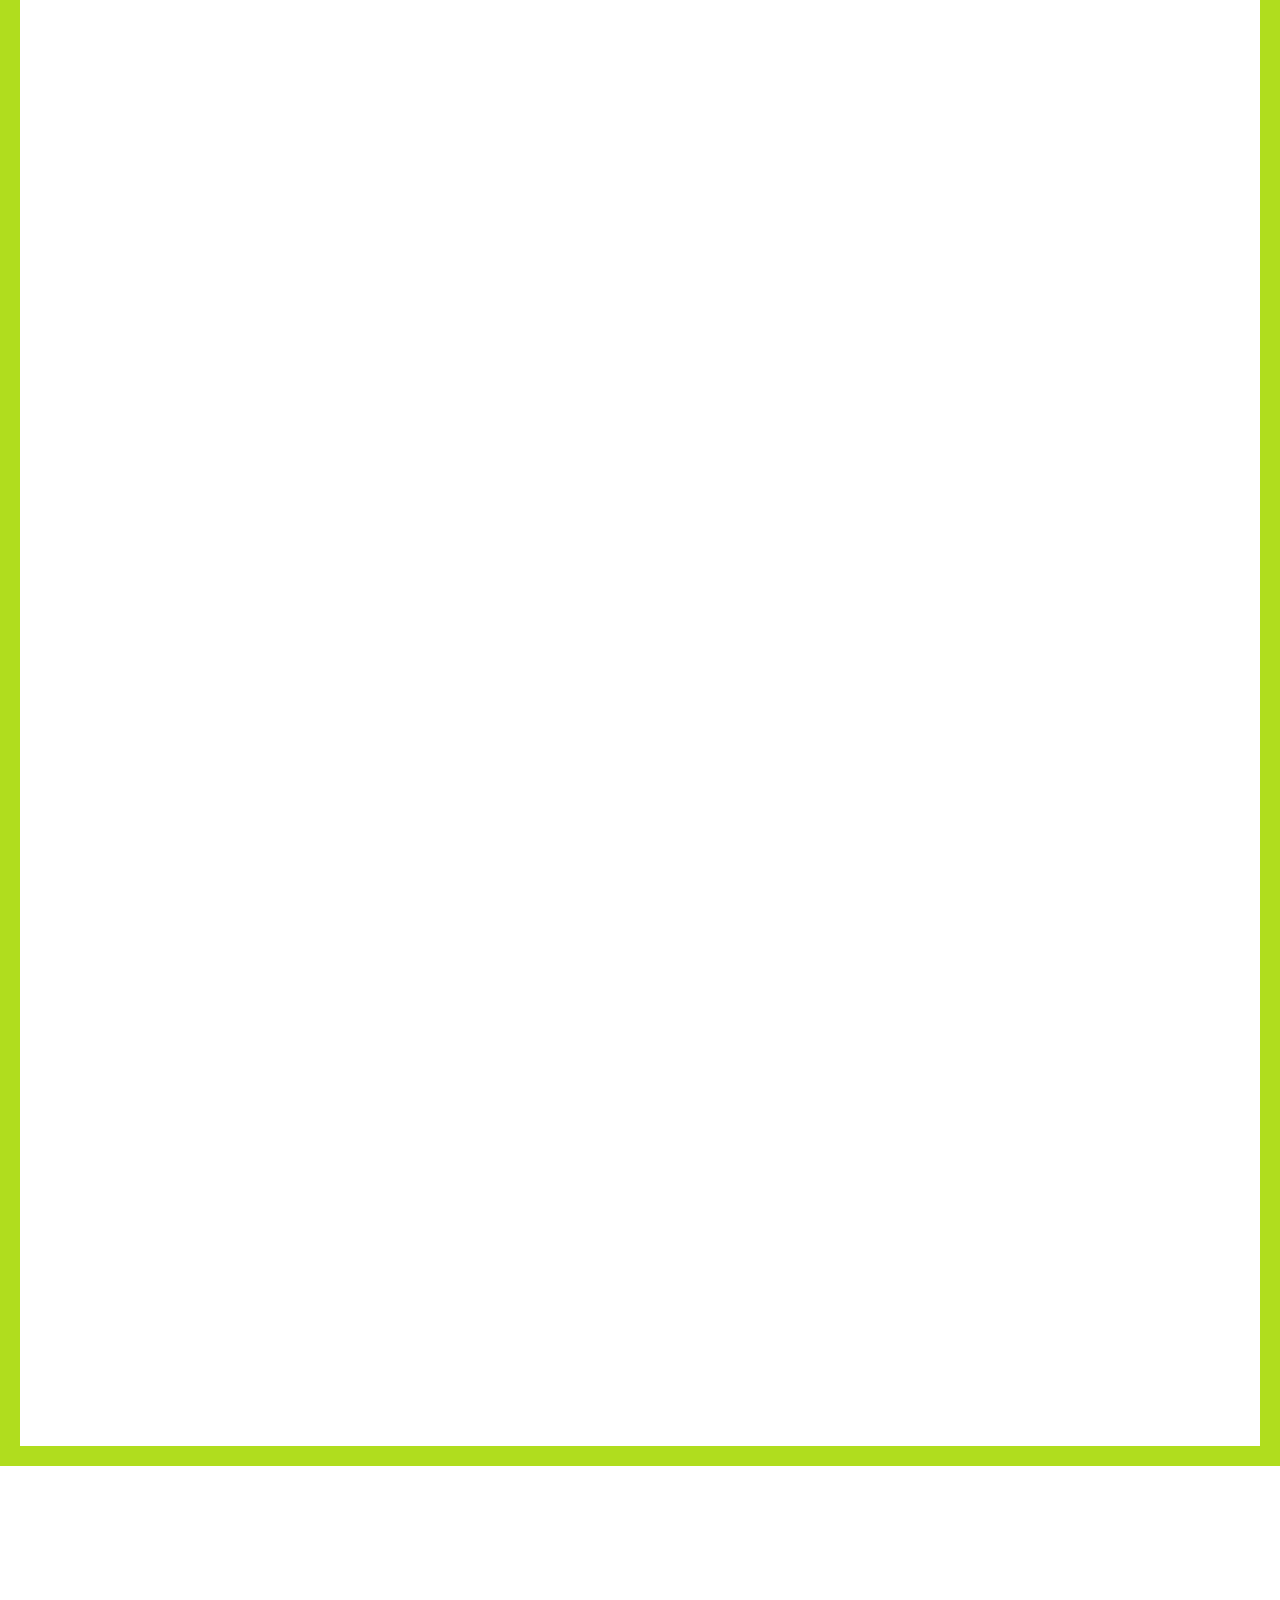
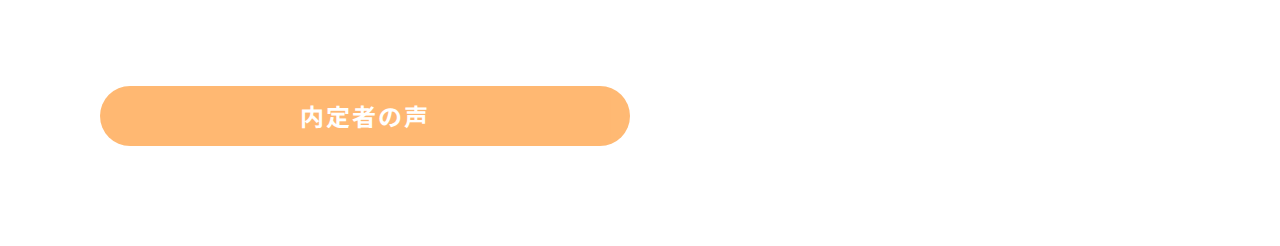
<file: saiyou/special/voice/voice.html>
<!DOCTYPE html>
<html lang="en">
<head>
    <meta charset="UTF-8">
    <meta name="viewport" content="width=device-width, initial-scale=1.0">
    <link rel="stylesheet" href="../../js/plugin/aos/aos.css">
    <link rel="stylesheet" href="../../css/reset.css">
    <link rel="stylesheet" href="../../css/common.css">
    <link rel="stylesheet" href="../../css/voice.css">
    <link rel="stylesheet" href="../../css/voice02.css">
    <title>Document</title>
    <link href="https://fonts.googleapis.com/css2?family=Noto+Sans+JP:wght@400;500;700&display=swap" rel="stylesheet">
</head>

<body>
    <main>
        <section id="voice">
            <div class="container">
                <div class="text-top font20M">
                    <p class="line1" data-aos="fade-up">
                        <span>来春入社予定の内定者49名が、自分たちの就職活動を振り返りました。</span>
                        <span>本音で、ざっくばらんな意見を、そのままここに公開してしまいます。</span>
                        <span>就活をする皆さんに役立ちそうなアンケート内容を内定者で考え、そのアンケートに答えたものをまとめました。</span>
                    </p>
                    <p class="line2" data-aos="fade-up">内定者のリアルな声が、少しでも皆さんの就活にお役に立てばと思います。</p>
                </div>
                <div class="voice-bttn" data-aos="fade-up">
                    <button class="voice-tab font24b green ele-hover active" data-order=0>内定者にアンケート結果を公開</button>
                    <button class="voice-tab font24b yellow ele-hover" data-order=1>内定者の代表8人の素顔</button>
                </div>
            </div>
            <div class="trans-tap" data-aos="fade-up">
                <div class="voice-main green active">
                    <div class="container">
                        <div class="voice-board board1">
                            <div class="container">
                                <h2 class="voice-title font41" data-aos="fade-up">DOWA内定者の属性を公開！</h2>
                            </div>
                            <p class="voice-p" data-aos="fade-up">
                                <span>内定者が就職活動中に知りたかったことの一つが、先輩たちがどんな活動をしたのかということ。</span>
                                <span>そこで、今回内定者全員に就職活動を振り返ってもらうアンケートを実施しました。</span>
                            </p>
                        </div>
                        <ul class="voice-multiPie">
                            <li class="pie-per wrap-chart draw-chart inview">
                                <h3 class="voice-h3 font20b">男女比って？</h3>
                                <svg id="diagram1"></svg>
                                <figure>
                                    <img src="../../images/voice/voice1/img_pie1.png" alt="男女比って？">
                                </figure>
                            </li>
                            <li class="pie-per wrap-chart draw-chart inview">
                                <h3 class="voice-h3 font20b">私たちの文理比</h3>
                                <svg id="diagram2"></svg>
                                <figure>
                                    <img src="../../images/voice/voice1/img_pie2.png" alt="私たちの文理比">
                                </figure>
                            </li>
                            <li class="pie-per wrap-chart draw-chart inview">
                                <h3 class="voice-h3 font20b">私たちの専攻は？</h3>
                                <svg id="diagram3"></svg>
                                <figure>
                                    <img src="../../images/voice/voice1/img_pie3.png" alt="私たちの専攻は？">
                                </figure>
                            </li>
                        </ul>
                    </div>
                    <section class="industry">
                        <div class="industry-title style-question">
                            <span class="bg-color orange right" data-aos="fade-up"></span>
                            <div class="container">
                                <div class="wrap-inner">
                                    <h3 class="title-q" data-aos="fade-up">志望業界について</h3>
                                    <figure data-aos="fade-up">
                                        <img src="../../images/voice/voice1/img_photo01.png" alt="志望業界について">
                                    </figure>
                                </div>
                            </div>
                        </div>
                        <div class="container">
                            <div class="industry-q question1">
                                <dl class="title-question orange" data-aos="fade-up">
                                    <dt>Q</dt>
                                    <dd>ズバリ志望業界は? (複数回答あり)</dd>
                                </dl>
                                <div class="industry-chart wrap-chart draw-chart inview">
                                    <svg id="diagram4"></svg>
                                    <figure>
                                        <img src="../../images/voice/voice1/img_pie4.png" alt="ズバリ志望業界は? (複数回答あり)">
                                    </figure>
                                </div>
                                <p class="voice-p" data-aos="fade-up">
                                    <span>来春DOWAの同期となる仲間は、やはり素材系のメーカー志望度が高いようです。</span>
                                    <span>では、なぜ素材業界・非鉄業界に魅力を感じたのかを聞いてみました。</span>
                                </p>
                                <div class="industry-board" data-aos="fade-up">
                                    <dl data-aos="fade-up">
                                        <dt>
                                            <img src="../../images/voice/voice1/img_voice01.png" alt="内定者の声">
                                        </dt>
                                        <dd class="font24b">内定者の声</dd>
                                    </dl>
                                    <ul>
                                        <li data-aos="fade-up">産業においての川上から川下まで携わることができ、製品の素となる素材を扱うことで、社会全体に貢献できる</li>
                                        <li data-aos="fade-up">あらゆる業界の根幹であり、社会に占める重要性が高いこと。安定性がある</li>
                                        <li data-aos="fade-up">5G、IoT、自動車のCASEなど私たちの生活の未来を幅広く支えられる点。</li>
                                        <li data-aos="fade-up">沢山の活用方法があり、無限の可能性があると思ったから</li>
                                    </ul>
                                </div>
                            </div>
                            <div class="industry-q question2">
                                <dl class="title-question orange" data-aos="fade-up">
                                    <dt>Q</dt>
                                    <dd>エネルギー・資源・素材業界の中で、さらに志望していた業界は? (複数回答あり)</dd>
                                </dl>
                                <div class="industry-chart wrap-chart" data-aos="fade-up">
                                    <figure>
                                        <img src="../../images/voice/voice1/img_chart1.png" alt="エネルギー・資源・素材業界の中で、さらに志望していた業界は? (複数回答あり)">
                                    </figure>
                                    <!-- <svg id="diagram5"></svg> -->
                                </div>
                                <p class="voice-p" data-aos="fade-up">では、志望業界について、どんな変遷をたどったのか、ある内定者のケースを紹介しましょう。</p>
                                <ul>
                                    <li class="title font24b" data-aos="fade-up">文系のAさん</li>
                                    <li class="bg-content" data-aos="fade-up">8月:就活を始めるに当たって、とりあえず知っている企業（電機、自動車メーカー）を見始める。</li>
                                    <li class="arrow" data-aos="fade-up">
                                        <span></span>
                                    </li>
                                    <li class="bg-content" data-aos="fade-up">
                                        <span>9月:大学の先輩から話を聞き、デベロッパーに興味を持ち始める。</span>
                                        <span>が、インターン、説明会に参加し、業界の雰囲気が合わないと思い、やめる。</span>
                                    </li>
                                    <li class="arrow" data-aos="fade-up">
                                        <span></span>
                                    </li>
                                    <li class="bg-content" data-aos="fade-up">
                                        <span>10月:たまたま参加した他の素材メーカーの座談会から、</span>
                                        <span>素材の裾野の広さ、可能性に目覚め、素材メーカー全般を見始める。</span>
                                    </li>
                                    <li class="arrow" data-aos="fade-up">
                                        <span></span>
                                    </li>
                                    <li class="bg-content color" data-aos="fade-up">8月〜12月:学内説明会等に参加し、他業界の話を聞き、就職四季報を見ながら業界を絞る。</li>
                                </ul>
                                <ul>
                                    <li class="title font24b" data-aos="fade-up">理系のBさん</li>
                                    <li class="bg-content" data-aos="fade-up">8月～：学科や研究室が化学系だったこともあり漠然と化学、素材、繊維などの業界を調べ始める。</li>
                                    <li class="arrow" data-aos="fade-up">
                                        <span></span>
                                    </li>
                                    <li class="bg-content color" data-aos="fade-up">
                                        <span>12月～1月：就活本番前にもう少しいろいろな業界も見ておこうと考え、</span>
                                        <span>機械、電機に関わりがある業界の説明会にも参加。そこでたまたま非鉄業界を知る。</span>
                                        <span>非鉄金属は身の回りのあらゆるものに使われており、製品自体の可能性を広げられる点に興味を持つ。</span>
                                    </li>
                                </ul>
                            </div>
                        </div>
                    </section>
                    <section class="aspiration">
                        <div class="aspiration-title style-question revert">
                            <span class="bg-color green left" data-aos="fade-up"></span>
                            <div class="container">
                                <div class="wrap-inner">
                                    <figure data-aos="fade-up">
                                        <img src="../../images/voice/voice1/img_photo02.png" alt="ぶっちゃけDOWAへの志望度は?">
                                    </figure>
                                    <h3 class="title-q" data-aos="fade-up">ぶっちゃけDOWAへの志望度は?</h3>
                                </div>
                            </div>
                        </div>
                        <div class="container">
                            <div class="aspiration-pie wrap-chart draw-chart inview" data-aos="fade-up">
                                <svg id="diagram6"></svg>
                                <figure>
                                    <img src="../../images/voice/voice1/img_pie5.png" alt="ぶっちゃけDOWAへの志望度は?">
                                </figure>
                            </div>
                            <p class="voice-p" data-aos="fade-up">内定者の3/4がDOWAを第一志望としていました。しかし、第一志望群ではなかった内定者もいましたが、最終的にはDOWAを選んだのは、活動中に何かピンとくるものがあったから。</p>
                            <p class="voice-p" data-aos="fade-up">では、企業選びのポイントや最終的にDOWAを選んだ理由、選ぶ際に不安だったこと、選考時に感じたことなどについて紹介します。</p>
                            <div class="aspiration-q question1">
                                <dl class="title-question green" data-aos="fade-up">
                                    <dt>Q</dt>
                                    <dd>就活中に重視したポイントは?　(複数回答あり)</dd>
                                </dl>
                                <p class="voice-p" data-aos="fade-up">私たちが企業選びの際に、特に重視したポイントについて紹介します。</p>
                                <div class="aspiration-chart wrap-chart draw-chart inview" data-aos="fade-up">
                                    <svg id="diagram7"></svg>
                                    <figure>
                                        <img src="../../images/voice/voice1/img_chart2.png" alt="私たちが企業選びの際に、特に重視したポイントについて紹介します。">
                                    </figure>
                                </div>
                                <p class="voice-p" data-aos="fade-up">圧倒的に「社風・人」を重視していることが分かります。DOWAの社風に共感した内定者が多そうですね。</p>
                                <p class="voice-p" data-aos="fade-up">また、「仕事内容」や「会社の成長性」、「社会貢献度」も重視しますが、「福利厚生」や「職場環境」など働きやすい職場かどうかも気にしているようです。</p>
                            </div>
                            <div class="aspiration-q question2">
                                <dl class="title-question green" data-aos="fade-up">
                                    <dt>Q</dt>
                                    <dd>DOWAの不安なことは？</dd>
                                </dl>
                                <ul class="style-ul green">
                                    <li data-aos="fade-up"><span>工場などの地方勤務になった場合、不便そうだと感じた</span></li>
                                    <li data-aos="fade-up">
                                        <span>「全国転勤」には不安を感じた。しかし、その後社員から転勤先での経験を聞く中で、</span>
                                        <span>全国転勤も楽しそうで「大丈夫!」と感じることができた</span>
                                    </li>
                                    <li data-aos="fade-up">
                                        <span>不安よりも面接を重ねる毎に志望度が高くなった</span>
                                    </li>
                                </ul>
                            </div>
                            <div class="aspiration-q question3">
                                <dl class="title-question green" data-aos="fade-up">
                                    <dt>Q</dt>
                                    <dd>就職先として、DOWAを選んだポイントは？</dd>
                                </dl>
                                <ul class="style-ul green">
                                    <li data-aos="fade-up"><span>会った社員が皆楽しく仕事をしているように見え、とても魅力的だった</span></li>
                                    <li data-aos="fade-up">
                                        <span>少数精鋭で若いうちからやりがいを持って仕事ができると思ったから</span>
                                    </li>
                                    <li data-aos="fade-up">
                                        <span>面接で自分の素を1番出すことができ、それを評価していただけたこと</span>
                                    </li>
                                    <li data-aos="fade-up">
                                        <span>仕事内容と海外勤務のチャンスに惹かれたから。また10年後に潰れることはないと思った。</span>
                                    </li>
                                    <li data-aos="fade-up">
                                        <span>働いていて楽しそう4割、社員の方が魅力的4割、人事のゴリ推し2割</span>
                                    </li>
                                </ul>
                            </div>
                            <div class="aspiration-q question4">
                                <dl class="title-question green" data-aos="fade-up">
                                    <dt>Q</dt>
                                    <dd>DOWAの説明会や選考で印象に残っていることは？</dd>
                                </dl>
                                <ul class="style-ul green">
                                    <li data-aos="fade-up"><span>最終面接や人事面接の際、とても話しやすい雰囲気を作ってくれたこと</span></li>
                                    <li data-aos="fade-up">
                                        <span>質問の内容が他社とは違うものが多く印象に残った。マイナス部分よりもプラス部分を探そうとしてくれているように感じた</span>
                                    </li>
                                    <li data-aos="fade-up">
                                        <span>最終面接で趣味の話をしたら渋いねと言われ笑ってもらえたこと</span>
                                    </li>
                                    <li data-aos="fade-up">
                                        <span>最終の技術面接で、用意した資料の中の自作した図を褒められたこと</span>
                                    </li>
                                    <li data-aos="fade-up">
                                        <span>オンライン面接時、壁の白さを褒められたこと</span>
                                    </li>
                                    <li data-aos="fade-up">
                                        <span>SNSライブ並みの雰囲気の軽さをWeb説明会で感じ、社風や人柄がすごく理解できたことが印象的だった</span>
                                    </li>
                                </ul>
                            </div>
                            <div class="aspiration-q question4">
                                <dl class="title-question green" data-aos="fade-up">
                                    <dt>Q</dt>
                                    <dd>ぶっちゃけDOWA社員への印象は？</dd>
                                </dl>
                                <ul class="style-ul green">
                                    <li data-aos="fade-up"><span>笑顔で明るい（皆さん笑顔が印象的で、ほかの会社のような固い雰囲気はほとんど感じない）</span></li>
                                    <li data-aos="fade-up">
                                        <span>気さくな人が多く、お酒好き</span>
                                    </li>
                                    <li data-aos="fade-up">
                                        <span>浪人、留年、院試落ちなど、何かしら挫折を味わっている方が多い</span>
                                    </li>
                                    <li data-aos="fade-up">
                                        <span>おかしな部分にちらほらと真面目なところが垣間見える</span>
                                    </li>
                                    <li data-aos="fade-up">
                                        <span>本音でさまざまな事を話してくれている感じがした</span>
                                    </li>
                                </ul>
                            </div>
                        </div>
                    </section>
                    <section class="job">
                        <div class="iob-title style-question">
                            <span class="bg-color violet right" data-aos="fade-up"></span>
                            <div class="container">
                                <div class="wrap-inner">
                                    <h3 class="title-q" data-aos="fade-up">就職活動こぼれ話</h3>
                                    <figure data-aos="fade-up">
                                        <img src="../../images/voice/voice1/img_photo03.png" alt="ぶっちゃけDOWAへの志望度は?">
                                    </figure>
                                </div>
                            </div>
                        </div>
                        <div class="container">
                            <p class="voice-p line-first" data-aos="fade-up">内定者の数だけ、涙あり笑いありの就活エピソードがあります。内定者のさまざまな体験から興味深い内容のものをピックアップして公開します。これから就活に挑む皆さんの「いざ!」という際の助けになれば幸いです。</p>
                            <div class="job-q question1">
                                <dl class="title-question violet" data-aos="fade-up">
                                    <dt>Q</dt>
                                    <dd>就活中大変だったことは？</dd>
                                </dl>
                                <ul class="style-ul violet">
                                    <li data-aos="fade-up"><span>研究活動と就活の両立。ストレスを感じたこともありました・・・</span></li>
                                    <li data-aos="fade-up">
                                        <span>リモートでの活動の中で，自分の伝えたいことがどの程度伝わっているか分かりづらかった</span>
                                    </li>
                                    <li data-aos="fade-up">
                                        <span>メールでやり取りする際の言葉遣いや文書の書き方</span>
                                    </li>
                                    <li data-aos="fade-up">
                                        <span>食べてストレス発散をしていたら、スーツがきつくなってしまった</span>
                                    </li>
                                </ul>
                            </div>
                            <div class="job-q question2">
                                <dl class="title-question violet" data-aos="fade-up">
                                    <dt>Q</dt>
                                    <dd>就活でほっこりした話</dd>
                                </dl>
                                <ul class="style-ul violet">
                                    <li data-aos="fade-up"><span>Web面接の待機ルームでお互いを社員だと勘違いし挨拶</span></li>
                                    <li data-aos="fade-up">
                                        <span>説明会や面接の待合室で同じ就活生と談笑し，ライバルでもあるがお互いに励ましあうことができた</span>
                                    </li>
                                    <li data-aos="fade-up">
                                        <span>オンライン面接で面接官が自宅を紹介してくれた</span>
                                    </li>
                                    <li data-aos="fade-up">
                                        <span>緊張でほっこりどころじゃなかった・・・</span>
                                    </li>
                                </ul>
                            </div>
                            <div class="job-q question3">
                                <dl class="title-question violet" data-aos="fade-up">
                                    <dt>Q</dt>
                                    <dd>就活でやってしまった失敗談は？</dd>
                                </dl>
                                <ul class="style-ul violet">
                                    <li data-aos="fade-up"><span>いただいたメールがすべて迷惑メールフォルダに入っていたこと。さらに、その事実にメールを受け取ってから1週間後に気づいたこと</span></li>
                                    <li data-aos="fade-up">
                                        <span>自分の素を見てほしかったのでフランクに話過ぎたこと</span>
                                    </li>
                                    <li data-aos="fade-up">
                                        <span>緊張して変な言葉遣いになってしまった</span>
                                    </li>
                                    <li data-aos="fade-up">
                                        <span>訪問先の企業のビル内で迷子になりかけたこと</span>
                                    </li>
                                    <li data-aos="fade-up">
                                        <span>オンライン座談会の時間を1時間間違え、無断欠席してしまったこと。その後、丁寧にお詫びを入れました(汗)</span>
                                    </li>
                                    <li data-aos="fade-up">
                                        <span>選考時の旅費の立替払いで、クレジットカードが上限になる</span>
                                    </li>
                                </ul>
                            </div>
                            <p class="voice-p end" data-aos="fade-up">いかがでしょうか?　皆さんにとって役立つ情報はありましたか。このページを見て、もっとDOWAのことを知りたい、社員に会ってみたいと思ったら、あなたも立派なDOWAサポーターです。</p>
                            <p class="voice-p notice" data-aos="fade-up">2021年度入社予定者一同</p>
                        </div>
                    </section>
                </div>
                <div class="voice-main yellow">
                    <div class="aspiration-title style-question revert" data-aos="fade-up">
                        <span class="bg-color blue left"></span>
                        <div class="container">
                            <div class="wrap-inner">
                                <figure>
                                    <img src="../../images/voice/voice2/img_photo04.png" alt="内定者紹介?">
                                </figure>
                                <h3 class="title-q">内定者紹介?</h3>
                            </div>
                        </div>
                    </div>
                    <div class="container">
                        <div class="brief-introduction" data-aos="fade-up">
                            <p>私たちDOWAへの入社を控えた8人の内定者たちが、素顔をさらしだして学生時代に力を注いだこと、就職活動の振り返り、入社後にやりたいことを大公開します。</p>
                            <p>まずは、自分をよく表す1枚の写真を使って、私たちメンバーの紹介を行います。</p>
                        </div>
                        <div class="candidate">
                            <div class="candidate__child" data-aos="fade-up">
                                <div class="candidate__child__info">
                                    <figure><img src="../../images/voice/voice2/img_profile01.png"></figure>
                                    <div class="candidate__child__info--name">
                                        <h3>SAKAKI</h3>
                                        <p>理工学部　創生工学科機械コース</p>
                                    </div>
                                </div>
                                <div class="candidate__child__detail">
                                    <p>●学生時代力を入れたこと<br>
                                    筋力トレーニング。内容や食事を改善し筋力アップ。</p>
                                    <p>●写真で自己紹介<br>
                                        夏になると海や川に行ったり、バーベキューをしたりと自然の中で遊ぶことが好きです。<br>
                                    自然に囲まれていると、日頃の疲れや悩みがリフレッシュされます。</p>
                                </div>
                            </div>
                            <div class="candidate__child" data-aos="fade-up">
                                <div class="candidate__child__info">
                                    <figure><img src="../../images/voice/voice2/img_profile02.png"></figure>
                                    <div class="candidate__child__info--name">
                                        <h3>HASHIMOTO</h3>
                                        <p>工学院　材料科学専攻</p>
                                    </div>
                                </div>
                                <div class="candidate__child__detail">
                                    <p>●学生時代力を入れたこと<br>
                                    集団指導塾講師のアルバイト。伸び悩んでいた生徒の成績に貢献。</p>
                                    <p>●写真で自己紹介<br>
                                    北海道名物「スープカレー」にはまっています。数多くのお店に足を運び、お店ごとの強みを把握し、香辛料によるスープの深みを楽しんだり、辛さの限界に挑んだりしてます。</p>
                                </div>
                            </div>
                            <div class="candidate__child" data-aos="fade-up">
                                <div class="candidate__child__info">
                                    <figure><img src="../../images/voice/voice2/img_profile03.png"></figure>
                                    <div class="candidate__child__info--name">
                                        <h3>HARANO</h3>
                                        <p>国際資源学研究科　資源開発環境学専攻</p>
                                    </div>
                                </div>
                                <div class="candidate__child__detail">
                                    <p>●学生時代力を入れたこと<br>
                                    研究活動。全力で報告会に取り組む。</p>
                                    <p>●写真で自己紹介<br>
                                    旅行が趣味です。観光スポットを巡ったり、おいしいものを食べたり、写真を撮ったりなどしながら休日を過ごしています。サクランボ狩りにもよく行きます。</p>
                                </div>
                            </div>
                            <div class="candidate__child" data-aos="fade-up">
                                <div class="candidate__child__info">
                                    <figure><img src="../../images/voice/voice2/img_profile04.png"></figure>
                                    <div class="candidate__child__info--name">
                                        <h3>HIRAYAMA</h3>
                                        <p>自然科学教育部　材料・応用化学専攻</p>
                                    </div>
                                </div>
                                <div class="candidate__child__detail">
                                    <p>●学生時代力を入れたこと<br>
                                    研究活動。触媒に関するサンプル調製・物性評価・反応試験を試行錯誤。研究を通じ素材の可能性を実感。</p>
                                    <p>●写真で自己紹介<br>
                                    カフェでのアルバイトがきっかけでラテアートにはまり、自宅でも挑戦しています。写真はアルバイト先での一枚です。色々なデザインがあり、できるようになった際は、達成感もあり楽しいです。</p>
                                </div>
                            </div>
                            <div class="candidate__child" data-aos="fade-up">
                                <div class="candidate__child__info">
                                    <figure><img src="../../images/voice/voice2/img_profile05.png"></figure>
                                    <div class="candidate__child__info--name">
                                        <h3>KAWAI</h3>
                                        <p>経済学部　マネジメントシステム学科</p>
                                    </div>
                                </div>
                                <div class="candidate__child__detail">
                                    <p>●学生時代力を入れたこと<br>
                                    大学時代から始めたブラジリアン柔術。</p>
                                    <p>●写真で自己紹介<br>
                                    ブラジリアン柔術の道場に行く機会が多いです。日々課題に向き合い鍛錬しています。汗を流すことで心も体もリフレッシュできますよ。</p>
                                </div>
                            </div>
                            <div class="candidate__child" data-aos="fade-up">
                                <div class="candidate__child__info">
                                    <figure><img src="../../images/voice/voice2/img_profile06.png"></figure>
                                    <div class="candidate__child__info--name">
                                        <h3>HATORI</h3>
                                        <p>学芸学部　国際関係学科　開発経済学</p>
                                    </div>
                                </div>
                                <div class="candidate__child__detail">
                                    <p>●学生時代力を入れたこと<br>
                                    タイの国際機関での1年間のインターンシップ。国際会議の運営責任者として奔放。</p>
                                    <p>●写真で自己紹介<br>
                                    料理と映画にはまっています。料理では、手作り弁当を持って近所の公園へピクニックに出かけたりしています。映画は、アクション映画が好きで、カーアクションに憧れ、マニュアル免許に挑戦しましたが、途中で挫折しちゃいました。</p>
                                </div>
                            </div>
                            <div class="candidate__child" data-aos="fade-up">
                                <div class="candidate__child__info">
                                    <figure><img src="../../images/voice/voice2/img_profile07.png"></figure>
                                    <div class="candidate__child__info--name">
                                        <h3>MATOBA</h3>
                                        <p>社会科学部　社会科学科</p>
                                    </div>
                                </div>
                                <div class="candidate__child__detail">
                                    <p>●学生時代力を入れたこと<br>
                                    サークルの幹事長。また、趣味の麻雀では柔軟な対応力を養う。</p>
                                    <p>●写真で自己紹介<br>
                                    自分への挑戦課題として、鹿児島から博多まで歩きました。その時は挑戦を過酷なものにするため下駄を履きました、写真は実は学ラン姿ですが、時期はなんと8月。タフな精神が取り柄です(笑）</p>
                                </div>
                            </div>
                            <div class="candidate__child" data-aos="fade-up">
                                <div class="candidate__child__info">
                                    <figure><img src="../../images/voice/voice2/img_profile08.png"></figure>
                                    <div class="candidate__child__info--name">
                                        <h3>YOSHINAGA</h3>
                                        <p>経済学部</p>
                                    </div>
                                </div>
                                <div class="candidate__child__detail">
                                    <p>●学生時代力を入れたこと<br>
                                    論文大会へのチーム参加と入選獲得。メンバーの意欲向上に力を注ぐ。</p>
                                    <p>●写真で自己紹介<br>
                                    ドライブに最近はまっています。自分の車は持っていないので、家族の車を借りてたまに近所を走ります。まだまだ初心者ですが、余裕ができたら友達と遠出してみたいと思っています。</p>
                                </div>
                            </div>
                        </div>
                        <div class="brief-introduction" data-aos="fade-up">
                            <p>DOWAのエントリーシートでは、ガクチカと誰にも負けないくらい熱中したことが聞かれます。私たちが実際に書いたエントリーシートを公開します。</p>
                        </div>
                        <div class="competence">
                            <h2 data-aos="fade-up">ガクチカ</h2>
                            <div class="competence__quote competence__quote--right" data-aos="fade-up">
                                <div class="competence__quote__answer">
                                    <p>学生時代に最も打ち込んできたことは、研究活動。企業との共同研究に加え、大きなプロジェクトの一員であり、重要な役割を担うことになりました。多くの実験や分析を効率よく行い、頻繁に開催される報告会の資料作りにも全力で取り組んでいます。</p>
                                </div>
                                <div class="competence__quote__candidate">
                                    <p>HARANO</p>
                                    <figure><img src="../../images/voice/voice2/img_voice04.png" alt=""></figure>
                                </div>
                            </div>
                            <div class="competence__quote competence__quote--left" data-aos="fade-up">
                                <div class="competence__quote__answer">
                                    <p>ブラジリアン柔術という格闘技に熱中していました。マット上のチェスと呼ばれるほどテクニックが重視されるスポーツなので、練習ごとにノートをつけて技の整理を行いました。結果としてできる技も100個に増え、試行錯誤することの大切さを学びました。</p>
                                </div>
                                <div class="competence__quote__candidate">
                                    <p>KAWAI</p>
                                    <figure><img src="../../images/voice/voice2/img_voice05.png" alt=""></figure>
                                </div>
                            </div>
                            <div class="competence__quote competence__quote--right" data-aos="fade-up">
                                <div class="competence__quote__answer">
                                    <p>歩くことを目的としたサークルの幹事長として、夏合宿では最後尾を盛り上げながら全員完歩に導きました。また60年の伝統がある「100キロハイク」では、個性の強いメンバーをまとめ、タフな精神力が養われました。また、趣味の麻雀では柔軟な対応力が養われたと思います(笑)。</p>
                                </div>
                                <div class="competence__quote__candidate">
                                    <p>MATOBA</p>
                                    <figure><img src="../../images/voice/voice2/img_voice06.png" alt=""></figure>
                                </div>
                            </div>
                        </div>
                        <div class="competence">
                            <h2 data-aos="fade-up">私が誰にも負けないくらい熱中したこと</h2>
                            <div class="competence__quote competence__quote--left" data-aos="fade-up">
                                <div class="competence__quote__answer">
                                    <p>高校・大学で弓道に熱中。簡単には上達しないので、根気強く毎日欠かさず練習して、自信を持って大会に臨めるよう努めました。大学では主将を務め、チームとして結果を出す難しさに悩むこともありました。でも苦労した分学んだことも多かったと感じています。</p>
                                </div>
                                <div class="competence__quote__candidate">
                                    <p>HIRAYABA</p>
                                    <figure><img src="../../images/voice/voice2/img_voice01.png" alt=""></figure>
                                </div>
                            </div>
                            <div class="competence__quote competence__quote--right" data-aos="fade-up">
                                <div class="competence__quote__answer">
                                    <p>入学当初、実家から大学まで片道３時間の通学をしていました。一人暮らしの物件探しが難航し、それなら実家から通おうというのが理由です。始発電車に乗っていましたが、無遅刻・無欠席でした。限られた時間の中でも部活動にも参加し、効率的な時間の使い方を身につけることができました。長距離通学を乗り越えたバイタリティは誰にも負けません。</p>
                                </div>
                                <div class="competence__quote__candidate">
                                    <p>YASHINAGA</p>
                                    <figure><img src="../../images/voice/voice2/img_voice02.png" alt=""></figure>
                                </div>
                            </div>
                            <div class="competence__quote competence__quote--left" data-aos="fade-up">
                                <div class="competence__quote__answer">
                                    <p>私が誰にも負けないくらい熱中していたことは、中学校時代のソフトテニスです。朝は誰よりも早く学校に行き、昼休みや休日も練習していました。その結果エースとして個人戦や団体戦に出場し、最終的には市の大会で３位に入賞しました。</p>
                                </div>
                                <div class="competence__quote__candidate">
                                    <p>HARANO</p>
                                    <figure><img src="../../images/voice/voice2/img_voice03.png" alt=""></figure>
                                </div>
                            </div>
                        </div>
                        <div class="brief-introduction" data-aos="fade-up">
                            <p>こんなエントリーシートを書いた私たちが、DOWAに入ってやりたいと考えていることを紹介します。</p>
                        </div>
                        <div class="competence">
                            <h2 data-aos="fade-up">DOWAに入ってからやりたいこと</h2>
                            <div class="competence__quote competence__quote--left" data-aos="fade-up">
                                <div class="competence__quote__answer">
                                    <p>塾講師のアルバイトで、「誰かの“できない”を“できた”に変える」ことにやりがいを見いだしました。入社後はお客様の要望を一つ一つ達成し、お客様が「DOWAだからできた」と思っていただけるよう、技術者として大学で培ってきた知識や経験を還元していきたいです。</p>
                                </div>
                                <div class="competence__quote__candidate">
                                    <p>HASIMOTO</p>
                                    <figure><img src="../../images/voice/voice2/img_voice07.png" alt=""></figure>
                                </div>
                            </div>
                            <div class="competence__quote competence__quote--right" data-aos="fade-up">
                                <div class="competence__quote__answer">
                                    <p>生産技術職を希望しているので、設備の面から仕事に携わる方が安全に働きやすい環境作りをしていきたいと思います。そのために効率的な運用を追求し、他部署とも円滑にコミュニケーションを取っていきたいです。間接的に環境や資源を守ることにつながり、多くの人に貢献できるはずと考えています。</p>
                                </div>
                                <div class="competence__quote__candidate">
                                    <p>SAKAKI</p>
                                    <figure><img src="../../images/voice/voice2/img_voice10.png" alt=""></figure>
                                </div>
                            </div>
                            <div class="competence__quote competence__quote--left" data-aos="fade-up">
                                <div class="competence__quote__answer">
                                    <p>生産管理の仕事を通じて、生産現場の知識、社会人としての基礎を得た後に、営業職として活躍したいです。海外経験や語学力を活かせると、さらに嬉しいですね。将来は、家庭と仕事を両立させて、女性活躍のトップランナーになりたいです！</p>
                                </div>
                                <div class="competence__quote__candidate">
                                    <p>HATORI</p>
                                    <figure><img src="../../images/voice/voice2/img_voice09.png" alt=""></figure>
                                </div>
                            </div>
                            <div class="competence__quote competence__quote--right" data-aos="fade-up">
                                <div class="competence__quote__answer">
                                    <p>元々車が好きで、自動車が社会に与える影響の大きさを感じてきました。環境問題が意識され、HV車、EV車の需要が高まる中で自動車部品に求められる新たな可能性をDOWAの技術力で支えていきたいです。</p>
                                </div>
                                <div class="competence__quote__candidate">
                                    <p>KAWAI</p>
                                    <figure><img src="../../images/voice/voice2/img_voice13.png" alt=""></figure>
                                </div>
                            </div>
                        </div>
                        <div class="brief-introduction" data-aos="fade-up">
                            <p>就活やDOWAの選考で印象に残った思い出を紹介します。</p>
                        </div>
                        <div class="competence">
                            <h2 data-aos="fade-up">就活エピソード</h2>
                            <div class="competence__quote competence__quote--right" data-aos="fade-up">
                                <div class="competence__quote__answer">
                                    <p>ある面接で座右の銘を聞かれました。予想外で一瞬頭が真っ白になり、とっさに頭の中に浮かんだ言葉は「七転び八起き」と「七転八倒」。焦っていたため、つい後者を口にしてしまいました。終了後に調べてみると「七転八倒」が激しく苦しみ転げまわる意味だと知って恥ずかしくなりました。</p>
                                </div>
                                <div class="competence__quote__candidate">
                                    <p>SAKAKI</p>
                                    <figure><img src="../../images/voice/voice2/img_voice10.png" alt=""></figure>
                                </div>
                            </div>
                            <div class="competence__quote competence__quote--left" data-aos="fade-up">
                                <div class="competence__quote__answer">
                                    <p>パソコンでESを何回も書き直し、ブラインドタッチが上達しました。私は非鉄金属や鉄鋼業界を中心に就活。実は父が鉄鋼業界に勤めていたので、志望動機や入社してやりたいことなどを添削してもらいました。大学生になり、父と話す機会が少なくなったのですが、今では2人で焼肉に行く仲となりました。</p>
                                </div>
                                <div class="competence__quote__candidate">
                                    <p>KAWAI</p>
                                    <figure><img src="../../images/voice/voice2/img_voice13.png" alt=""></figure>
                                </div>
                            </div>
                            <div class="competence__quote competence__quote--right" data-aos="fade-up">
                                <div class="competence__quote__answer">
                                    <p>私の大学院修了と弟の学部卒業が重なり、二人とも同時期に就職活動をしていました。お互いの志望している業界は違いましたが、近況などを話し合っていました。友人とは違って、ゆるくいろいろと話したのも就職活動の一つの思い出です。</p>
                                </div>
                                <div class="competence__quote__candidate">
                                    <p>HIRAYAMA</p>
                                    <figure><img src="../../images/voice/voice2/img_voice12.png" alt=""></figure>
                                </div>
                            </div>
                            <div class="competence__quote competence__quote--left" data-aos="fade-up">
                                <div class="competence__quote__answer">
                                    <p>コロナ禍による影響がなかった頃に参加したインターンシップで、良い仲間と出会いました。グループワークを通して意気投合し、連絡を取り合うようになりました。オンラインでの就活がメインになっても、行き詰った時にはお互い励まし合い、就活を乗り越えました。</p>
                                </div>
                                <div class="competence__quote__candidate">
                                    <p>YOSHINAGA</p>
                                    <figure><img src="../../images/voice/voice2/img_voice14.png" alt=""></figure>
                                </div>
                            </div>
                        </div>
                        <div class="competence">
                            <h2 data-aos="fade-up">DOWAの選考で印象に残ったこと</h2>
                            <div class="competence__quote competence__quote--left" data-aos="fade-up">
                                <div class="competence__quote__answer">
                                    <p>最初の質問が「無表情と言われない？」というもの。よくある質問を想定していた私は、とても驚かされました。その後も意識していなかったことを掘り下げていく質問をされ、ありのままの自分を伝えられたと思います。「大好きなスープカレーのPRをしてください」と言われたのにはビックリし、一生忘れない思い出になりました。</p>
                                </div>
                                <div class="competence__quote__candidate">
                                    <p>HASHIMOTO</p>
                                    <figure><img src="../../images/voice/voice2/img_voice15.png" alt=""></figure>
                                </div>
                            </div>
                            <div class="competence__quote competence__quote--right" data-aos="fade-up">
                                <div class="competence__quote__answer">
                                    <p>面接が楽しかったというか、もっと面接での会話を続けたいと思いました。他社と違い、私の話を深く傾聴してくれ、私を受け入れてくれていると強く感じました。そのおかげで、私も自分らしく話すことができました。あまりの心地良さに、もっと長く面接を続けて欲しいと思いました。</p>
                                </div>
                                <div class="competence__quote__candidate">
                                    <p>HATORI</p>
                                    <figure><img src="../../images/voice/voice2/img_voice16.png" alt=""></figure>
                                </div>
                            </div>
                            <div class="competence__quote competence__quote--left" data-aos="fade-up">
                                <div class="competence__quote__answer">
                                    <p>同じ会社の中でも、事業によって雰囲気や求められるスキルが違うと考え、面接時に「面接を通じて感じた事業に対する私の適性」を伺ったところ、短い面接時間の中で真剣に私のことを分析し、率直な感想とアドバイスをいただきました。人を大切にする風土を強く感じました。</p>
                                </div>
                                <div class="competence__quote__candidate">
                                    <p>MATOBA</p>
                                    <figure><img src="../../images/voice/voice2/img_voice17.png" alt=""></figure>
                                </div>
                            </div>
                            <div class="competence__quote competence__quote--right" data-aos="fade-up">
                                <div class="competence__quote__answer">
                                    <p>コロナが流行り始めたころ、他社は対面での面接を行っていましたが、DOWAは早々にWeb面接に変更するなどスピーディーさに好印象を抱きました。また、私個人に興味を持ってくれ、気持ちよく面接を受けることができました。</p>
                                </div>
                                <div class="competence__quote__candidate">
                                    <p>HARANO</p>
                                    <figure><img src="../../images/voice/voice2/img_voice11.png" alt=""></figure>
                                </div>
                            </div>
                        </div>
                    </div>
                </div>
            </div>
            <div class="container">
                <div class="voice-bttn-link">
                    <a href="#link" class="hover-effect active" data-aos="fade-up"><span class="font24b">内定者の声</span></a>
                    <a href="#link" class="hover-effect" data-aos="fade-up"><span class="font24b">若手社員成長の軌跡</span></a>
                    <a href="#link" class="hover-effect" data-aos="fade-up"><span class="font24b">360度拠点紹介</span></a>
                    <a href="#link" class="hover-effect" data-aos="fade-up"><span class="font24b">若手社員の研修参加レポート</span></a>
                </div>
            </div>
        </section>

    </main>
    <script src='../../js/plugin/d3/jquery-2.2.4.min.js'></script>
    <script src='../../js/plugin/aos/aos.js'></script>
    <script src='../../js/plugin/d3/d3.min.js'></script>
    <script src="../../js/common.js"></script>
    <script src="../../js/voice.js"></script>
    <script src="../../js/voice_map.js"></script>
    <script src='../../js/plugin/d3/scrollView.js'></script>
</body>
</html>
</file>
<file: saiyou/css/common.css>
@charset "utf-8";
/* CSS Document */

/* =========================================================================================================
 　　base
========================================================================================================= */

body {
	position: relative;
	font-weight: 400;
	font-family: 'Noto Sans JP', sans-serif;
	color: #000;
	font-size: 1.6rem;
	line-height: 1.6;
	
}
#wrapper {
	position: relative;
	overflow: hidden;
	padding-top: 210px;
	z-index: 1;
	animation: wrapperFade 0.4s ease; 
}
@keyframes wrapperFade {
    0% { opacity: 0;}
    100% { opacity: 1;}
}
#wrapper:after {
	content: '';
	position: fixed;
	top: 0;
	left: 0;
	width: 100%;
	height: 100%;
	background-color:#fff;
	z-index: 99999;
	pointer-events: none;
	opacity: 0;
	transition: opacity .8s ease;
}
#wrapper.fadeout:after {
	opacity: 1;
}

a {
	color: #000;
	display: inline-block;
	backface-visibility: hidden;
	transition: all .5s cubic-bezier(.5,0,0,1);
}
a:hover {
	text-decoration:none;
	transition: 0.3s ease-in-out;
	opacity: 0.8;
	backface-visibility: hidden;
}
a figure img {
	transition: all .5s cubic-bezier(.4,.8,.74,1) 0s;
}
.container {
    max-width: 1152px;
	padding: 0 20px;
	margin: 0 auto;
	position: relative;
	z-index: 1;
}　
.fade-box {
	visibility: hidden;
	opacity: 0;
}
.fade-contents {
	visibility: hidden;
	opacity: 0;
}
.fadeend .fade .fade-contents,
.fadeend.fade .fade-contents {
    animation-fill-mode:both;
	animation-duration:1.5s;
	animation-timing-function: cubic-bezier(.5,0,0,1);
    animation-name: fade;
    visibility: visible !important;
}
.fadeend .fade .fade-contents.fade-left,
.fadeend.fade .fade-contents.fade-left {
    animation-name: fadeLeft;
}
.fadeend .fade .fade-contents.fade-right,
.fadeend.fade .fade-contents.fade-right {
    animation-name: fadeRight;
}
.fadeend .fade .fade-contents.fade-top,
.fadeend.fade .fade-contents.fade-top {
    animation-name: fadeTop;
}
.fadeend .fade .fade-contents.fade-stay,
.fadeend.fade .fade-contents.fade-stay {
    animation-name: fadeStay;
}
.fade-delay {
	animation-delay: 0.5s;
}
/*@translateYで縦の動き・translateXで横の動きを指定できる*/
@keyframes fade {
    0% { opacity: 0; transform: translateY(20px);}
    100% { opacity: 1; transform: translateY(0);}
}
@keyframes fadeOut {
	0% { opacity: 1; transform: translateY(0);}
    100% { opacity: 0; transform: translateY(20px);}
}
@keyframes fadeLeft {
    0% { opacity: 0; transform: translateX(-20px);}
    100% { opacity: 1; transform: translateX(0);}
}
@keyframes fadeRight {
    0% { opacity: 0; transform: translateX(20px);}
    100% { opacity: 1; transform: translateX(0);}
}
@keyframes fadeTop {
    0% { opacity: 0; transform: translateY(-20px);}
    100% { opacity: 1; transform: translateY(0);}
}
@keyframes fadeStay {
    0% { opacity: 0;}
    100% { opacity: 1;}
}

/* scroll bar */
::-webkit-scrollbar {
	width: 10px;
	height: 10px;
	background-color: #eee;
}
::-webkit-scrollbar-thumb {
	cursor: pointer;
	background: #333;
	border-radius:10px;
}
::-moz-selection {
	background-color: #eee;
	text-shadow: none;
}
::selection {
	background-color: #eee;
	text-shadow: none;
}
.en {
	font-family: 'Roboto', sans-serif;
}
.pc {
	display: block;
}
img.pc ,
br.pc, 
span.pc,
b.pc {
	display: inline;
}
.sp,
img.sp,
br.sp,
span.sp,
b.sp {
	display: none;
}

.anno {
	padding-left: 1em;
	position: relative;
	display: inline-block;
}
.anno:before {
	content: "※";
	display: inline-block;
	position: relative;
	margin-left: -1em;
	float: left;
}
.v-text {
	writing-mode: vertical-rl;
    -ms-writing-mode: tb-rl;
    -webkit-writing-mode: vertical-rl;
}
.dot-list li:before {
    content: "";
    position: relative;
    margin-right: 0.5em;
    width: 6px;
    height: 6px;
    background: #3260ad;
    border-radius: 50%;
    vertical-align: middle;
    display: inline-block;
    margin-top: 9px;
}
.dot-list li {
	position: relative;
	display: flex;
}

sup {
	vertical-align: super;
    font-size: 70%;
    margin-right: 2px;
}

/* =====================
  title
===================== */

.title01 {
	text-align: center;
}

.title01 img {
	width: auto;
	max-height: 100%;
}


/* =====================
  icon
===================== */

.icon {
	display: inline-block;
	background: center center no-repeat;
	background-size: contain;
}

.icon-next-grn {
	position: relative;
}

.icon-next-grn:before,
.icon-next-grn:after {
	content: "";
	position: absolute;
	top: 0;
	right: 0;
	bottom: 0;
	left: 0;
	background: url(../images/common/icon_next_grn.svg);
	transition: all .5s cubic-bezier(.5,0,0,1);
}

.icon-next-grn:before {
	margin-left: -1em;
	opacity: 0;
}

/* =====================
  linkbtn
===================== */

.link-btn01 {
	background: #008da0;
	color: #fff;
	display: flex;
	justify-content: center;
	align-items: center;
	height: 70px;
	font-size: 20px;
	font-weight: 700;
}


/* =====================
  bg
===================== */

.bg-g {
	background: #e6e8ea;
	left: 0;
	top: 0;
	bottom: 0;
	position: absolute;
	z-index: -1;
	width: 75%;
	z-index: 0;
}

/* =====================
  header
===================== */

header {
	position: fixed;
	top: 0;
	left: 0;
	width: 100%;
	z-index: 10000;
	background: #fff;
}

header,
header .header-top figure,
header .header-top p,
header .header-contents,
header .header-contents .header-btn,
header nav #nav-ul {
	transition: all .5s cubic-bezier(.5,0,0,1);
}

header .header-top {
	display: flex;
	justify-content: space-between;
	align-items: center;
	background: #fff;
	z-index: 1;
}

header #logo a {
	margin-left: 75px;
	display: flex;
	align-items: center;
}

header #logo figure {
	width: 191px;
}



header #logo p {
	font-weight: 700;
	color: #b0dd1e;
	font-size: 2rem;
	margin-left: 12px;
}

header .header-contents {
	width: 410px;
	display: flex;
}

header .header-contents .header-btn {
	height: 90px;
	display: flex;
	width: 205px;
	justify-content: center;
	align-items: center;
	color: #fff;
	font-weight: 700;
	font-size: 2rem;
}

header .header-contents .btn-intern {
	background: #3342fa;
}
header .header-contents .btn-entry {
	background: #008ea0;
}

header nav #nav-ul {
	display: flex;
    align-items: center;
	justify-content: space-around;
	background: #fff;
}

header nav #nav-ul li .nav-title {
	display: flex;
    align-items: center;
	font-size: 2rem;
	font-weight: 700;
	cursor: pointer;
	height: 120px;
	padding: 0 15px;
}

header nav #nav-ul li .nav-ul-sub {
	display: none;
}

header.fixed #logo figure {
	width: calc(191px * 0.8);
}

header.fixed #logo p {
    font-size: calc(2rem * 0.8);
    margin-left: calc(12px * 0.8);
}

header.fixed .header-contents {
	width: calc(410px * 0.8);
}

header.fixed .header-contents .header-btn {
	height: calc(90px * 0.6);
    width: calc(205px * 0.8);
    font-size: calc(2rem * 0.8);
}

header.fixed nav #nav-ul li .nav-title {
	height: calc(120px * 0.6);
	font-size: calc(2rem * 0.8);
}




/* =====================
  footer
===================== */

footer {
	background-color: #02899f;
	position: relative;
}
footer a {
	width: 100%;
}
footer a,footer p,footer a:hover {
	color: #fff;
}
footer .foot-nav {
    padding: 60px 0;
}
footer .foot-nav .box {
	display: inline-block;
	vertical-align: top;
	box-sizing: border-box;
	width: 22%;
	margin-right: 4%;
}
footer .foot-nav .box.box01{
	width: 23%;
}
footer .foot-nav .box.box02{
	width: 16%;
}
footer .foot-nav .box.box03{
	width: 30%;
}
footer .foot-nav .box.box04{
	width: 17%;
}
footer .foot-nav .box.nomr {
	margin-right: 0;
}
footer .nav-title{
	font-weight: bold;
	margin-bottom: 20px;
	font-size: 1.6rem;
	color: #fff;
}
footer .nav-title.mt{
	margin-top: 35px;
}
footer .wrap-inner{
	max-width: 1280px;
	margin: 0 auto;
}
footer .foot-nav .box:last-child {
    margin-right: 0;
}
footer .foot-nav .box li ul {
    margin-top: 10px;
}
footer .foot-nav .box ul li a {
	position: relative;
	font-size: 1.4rem;
	line-height: 2.5;
}

footer .foot-nav .box li ul li a:before {
	content: "-";
	position: absolute;
	top: 0;
	left: 0;
}
footer .sub-wrap {
	padding: 40px 0;
	background-color: #000000;
}
footer .sub-wrap .wrap-inner{
	display: flex;
	justify-content: space-between;
	max-width: 1280px;
	margin: 0 auto;
}
footer .sub-nav li {
	display: inline-block;
	margin-right: 20px;
}
footer .sub-nav li:last-child {
	margin-right: 0px;
}
footer .sub-nav li a {
	font-size: 1.4rem;
}
footer .copy {
	margin-top: 20px;
    font-family: 'Montserrat', sans-serif;
	font-size: 1.2rem;
	letter-spacing: 0.2em;
}
footer .right li {
	display: inline-block;
	margin-right: 10px;
}
footer .right li:last-child {
	margin-right: 0px;
}
footer .mb {
	margin-bottom: 10px;
}


/* =====================
  pagetop
===================== */
.pagetop {
	display: none;
}
.pagetop a {
    position: fixed;
    bottom: 0;
    right: 0;
	z-index: 100;
	width: 80px;
	height: 80px;
	background-color:#ff8a16;
	text-align: center;
	border: 1px solid #ff8a16;
}
.pagetop a:hover {
	background-color: #fff;
}
.pagetop a span {
    display: inline-block;
    width: 18px;
    height: 18px;
    border-top: 3px solid #fff;
    border-right: 3px solid #fff;
    -webkit-transform: rotate(315deg);
    transform: rotate(315deg);
    margin-top: 37px;
	transition: 0.3s ease-in-out;
}
.pagetop a:hover span {
    border-top: 3px solid #ff8a16;
    border-right: 3px solid #ff8a16;
	transition: 0.3s ease-in-out;
}
.pagetop a:hover {
	opacity: inherit;
	border: 1px solid #ff8a16;
}




/* =====================
  slick
===================== */


/* =====================
  bread
===================== */


/* =====================
	inner-page-nav
===================== */




/* ====================================================================================
		:hover
==================================================================================== */
@media screen and (min-width: 1024px) {

	.link-btn01:hover {
		background: #33a4b3;
	}

	a:hover .l-img-hover img {
		transform: scale(1.1);
	}

	a:hover .l-arrow-hover:before,
	a:hover .l-arrow-hover:after {
		transition: all .5s cubic-bezier(.5,0,0,1);
	}

	a:hover .l-arrow-hover:before {
		margin-left: 0;
		opacity: 1;
	}

	a:hover .l-arrow-hover:after {
		margin-left: 1em;
		opacity: 0;
	}

	header nav #nav-ul li:hover .nav-title,
	header nav #nav-ul li .nav-ul-sub li a:hover {
		color: #008da0;
	}

	header nav #nav-ul li .nav-ul-sub {
		display: block;
		background: #00a4ba;
		position: absolute;
		width: 100%;
		left: 0;
		overflow: hidden;
		transition: all .5s cubic-bezier(.5,0,0,1);
		opacity: 0;
		pointer-events: none;
		padding: 72px 0 50px;
		overflow-y: auto;
		max-height: calc(100vh - 210px);
	}

	header.fixed nav #nav-ul li .nav-ul-sub {
		max-height: calc(100vh - 126px);
	}
	
	header nav #nav-ul .sub-menu:hover .nav-ul-sub {
		opacity: 1;
		pointer-events: auto;
	}

	header nav #nav-ul li .nav-ul-sub ul {
		max-width: 1420px;
		margin: 0 auto;
		display: flex;
		flex-wrap: wrap;
	}

	header nav #nav-ul li .nav-ul-sub li {
		width: 31.69%;
		font-size: 1.4rem;
		font-weight: 700;
		transition: all .2s cubic-bezier(.5,0,0,1);
		opacity: 0;
		margin-right: 2.465%;
	}

	header nav #nav-ul li .nav-ul-sub li:nth-of-type(3n) {
		margin-right: 0;
	}

	header nav #nav-ul li .nav-ul-sub li + li + li + li {
		margin-top: 28px;
	}

	header nav #nav-ul li .nav-ul-sub li a:hover {
		opacity: 1;
	}

	header nav #nav-ul li .nav-ul-sub li figure {
		margin-bottom: 16px;
	}

	header nav #nav-ul li .nav-ul-sub li p {
		font-size: 1.408vw;
		font-weight: 700;
		line-height: 1.5;
		color: #fff;
		position: relative;
	}
	
	header nav #nav-ul li .nav-ul-sub li p .icon-line {
		height: 2px;
		width: 2.676vw;
		background: #fff;
		display: inline-block;
		vertical-align: middle;
		margin-left: 1.408vw;
		transition: all .2s cubic-bezier(.5,0,0,1);
		transform-origin: left;
	}

	header nav #nav-ul li .nav-ul-sub li a:hover p .icon-line {
		transform: scaleX(1.1);
	}

	header nav #nav-ul .sub-menu:hover .nav-ul-sub li {
		opacity: 1;
		transition-delay: 0.3s;
	}

	header nav .nav-bg {
		background: #000;
		position: fixed;
		top: 0;
		left: 0;
		right: 0;
		bottom: 0;
		z-index: -1;
		opacity: 0;
		pointer-events: none;
		transition: all .2s cubic-bezier(.5,0,0,1);
	}

	header nav #nav-ul .sub-menu:hover ~ .nav-bg {
		opacity: 0.5;
		pointer-events: auto;
	}

}


@media screen and (min-width: 1420px) {

	header nav #nav-ul li .nav-ul-sub li p {
		font-size: 2rem;
	}
	
	header nav #nav-ul li .nav-ul-sub li p .icon-line {
		width: 38px;
		margin-left: 20px;
	}

}



@media screen and (max-width: 1600px) {


	header nav #nav-ul li .nav-title {
		font-size: 1.6rem;
		height: 120px;
		padding: 0 0.9375vw;
	}

	header.fixed nav #nav-ul li .nav-title {
		font-size: 1.44rem;
	}

}



/* ====================================================================================
		tablet
==================================================================================== */
@media screen and (max-width: 1023px) {

	
	/* =====================
	  header
	===================== */

	header #logo a {
		margin-left: 10px;
	}

	header #logo figure,
	header.fixed #logo figure {
		width: 120px;
	}

	header #logo p,
	header.fixed #logo p {
		font-size: 1.4rem;
		margin-left: 6px;
	}

	header .header-contents,
	header.fixed .header-contents {
		width: auto;
	}

	header .header-contents .header-btn {
		display: none;
	}

	header .header-contents .menu-icon {
		width: 60px;
		height: 60px;
		display: flex;
		justify-content: center;
		align-items: center;
		position: relative;
	}
	
	header .header-contents .menu-icon span,
	header .header-contents .menu-icon:before,
	header .header-contents .menu-icon:after {
		position: absolute;
		display: block;
		width: 36px;
		height: 1px;
		background: #008ea0;
		top: 0;
		right: 0;
		bottom: 0;
		left: 0;
		margin: auto;
		transition: all .5s cubic-bezier(.5,0,0,1);
	}
	
	header .header-contents .menu-icon:before,
	header .header-contents .menu-icon:after {
		content: "";
	}
	
	header .header-contents .menu-icon:before {
		bottom: 18px;
	}
	
	header .header-contents .menu-icon:after {
		top: 18px;
	}

	header.open .header-contents .menu-icon span {
		width: 0;
	}

	header.open .header-contents .menu-icon:before {
		bottom: 0;
		transform: rotate(45deg);
	}
	
	header.open .header-contents .menu-icon:after {
		top: 0;
		transform: rotate(-45deg);
	}

	header nav {
		height: calc(100% - 60px);
		position: fixed;
		top: 60px;
		background: #fff;
		width: 100%;
		opacity: 0;
		pointer-events: none;
		transition: all .5s cubic-bezier(.5,0,0,1);
	}

	header.open nav,
	header.close nav {
		opacity: 1;
		pointer-events: all;
	}

	header nav #nav-ul {
		display: block;
		text-align: center;
		padding: 20px;
		opacity: 0;
		overflow-y: auto;
	    max-height: 100%;
	}

	header.open nav #nav-ul {
		animation: fade 1s cubic-bezier(.5,0,0,1) both;
		animation-delay: 0.3s;
	}

	header.close nav #nav-ul {
		animation: fadeOut 0.5s cubic-bezier(.5,0,0,0.5) both;
	}
	
	header nav #nav-ul li + li {
		margin-top: 20px;
	}

	header nav #nav-ul li .nav-title,
	header.fixed nav #nav-ul li .nav-title {
		height: auto;
		font-size: 1.6rem;
	}

	header nav #nav-ul li .nav-title {
		padding: 0;
		display: block;
		text-align: left;
		position: relative;
	}

	header nav #nav-ul li .nav-title .icon-plus {
		position: absolute;
		display: block;
		width: 16px;
		height: 16px;
		top: 0;
		bottom: 0;
		right: 0;
		margin: auto;
	}

	header nav #nav-ul li .nav-title .icon-plus:before,
	header nav #nav-ul li .nav-title .icon-plus:after {
		content: "";
		top: 0;
		bottom: 0;
		right: 0;
		left: 0;
		position: absolute;
		margin: auto;
		display: block;
		background: #008ea0;
	}

	header nav #nav-ul li .nav-title .icon-plus:before {
		width: 1px;
		height: 100%;
	}
	header nav #nav-ul li .nav-title .icon-plus:after {
		width: 100%;
		height: 1px;
	}

	header nav #nav-ul li.open .nav-title .icon-plus:before {
		transform: rotate(90deg);
	}

	header nav #nav-ul li .nav-ul-sub {
		padding: 15px 0 0 30px;
	}

	header nav #nav-ul li .nav-ul-sub li + li {
		margin-top: 15px;
	}

	header nav #nav-ul li .nav-ul-sub li a {
		display: block;
		font-weight: 700;
		text-align: left;
		font-size: 1.4rem;
	}

	header nav #nav-ul li .nav-ul-sub li a figure {
		display: none;
	}

}



/* ====================================================================================
		SP
==================================================================================== */

@media screen and (max-width: 767px) {

	body {
		font-size: 1.4rem;
	}

	#wrapper {
		padding-top: 60px;
	}

	.pc,
	img.pc ,
	br.pc, 
	span.pc,
	b.pc {
		display: none;
	}

	.sp {
		display: block;
	}
	img.sp,
	br.sp,
	span.sp,
	b.sp {
		display: inline-block;
	}

	/* =====================
	  footer
	===================== */
	footer .wrap-inner {
		max-width:100%;
		padding: 0 20px;
	}
	footer .foot-nav {
		padding: 30px 0;
	}
	footer .foot-nav .box {
		display: block;
		width: 100%;
		margin-right: 0%;
		margin-bottom: 20px;
	}
	footer .foot-nav .box.box01{
		width: 100%;
	}
	footer .foot-nav .box.box02{
		width: 100%;
	}
	footer .foot-nav .box.box03{
		width: 100%;
	}
	footer .foot-nav .box.box04{
		width: 100%;
	}
	footer .nav-title {
		margin-bottom: 10px;
		font-size: 1.4rem;
	}
	footer .foot-nav .box ul li a {
		font-size: 1.3rem;
		line-height: 2.5;
	}
	footer .nav-title {
		margin-bottom: 4px;
		font-size: 1.4rem;
	}
	footer .nav-title.mt {
		margin-top: 20px;
	}
	footer .sub-wrap .wrap-inner {
		display: block;
		max-width: 100%;
	}
	footer .sub-wrap {
		padding: 20px 0;
	}
	footer .sub-wrap p{
		font-size: 1.4rem;
		margin-bottom: 10px;
	}
	
	/* =====================
	  pageTop
	===================== */
	.pagetop a {
		width: 40px;
		height: 40px;
	}
	.pagetop a span {
		width: 10px;
		height: 10px;
		margin-top: 18px;
	}

	/* =====================
	linkbtn
	===================== */

	.link-btn01 {
		height: 50px;
		font-size: 1.4rem;
	}
	
}
</file>
<file: saiyou/css/training.css>
#training .step__name span {
    font-family: "Roboto", sans-serif;
}

#training {
    margin-top: 29rem;
}

@media only screen and (max-width: 768px) {
    #training {
        margin-top: 10rem;
    }
}

#training .color-green {
    color: #b0dd1e;
}

#training .bg-green {
    background-color: #b0dd1e;
}

#training .color-pink {
    color: #ed43ac;
}

#training .bg-pink {
    background-color: #ed43ac;
}

#training .color-pink2 {
    color: #ad5291;
}

#training .bg-pink2 {
    background-color: #ad5291;
}

#training .color-orange {
    color: #ff8a16;
}

#training .bg-orange {
    background-color: #ff8a16;
}

#training .color-blue2 {
    color: #3342fa;
}

#training .bg-blue2 {
    background-color: #3342fa;
}

#training .color-yellow2 {
    color: #f2e54a;
}

#training .bg-yellow2 {
    background-color: #f2e54a;
}

#training .color-default {
    color: #333;
}

#training .flex {
    display: flex;
}

#training .heading {
    font-size: 4rem;
    color: #02899f;
    font-weight: 700;
    text-align: left;
    line-height: 1;
    margin-top: 1rem;
}

@media only screen and (max-width: 768px) {
    #training .heading {
        font-size: 2rem;
    }
}

#training .heading.center {
    text-align: center;
}

#training .sub-heading {
    margin-top: 3rem;
}

#training .title {
    line-height: 1;
}

#training .title.left {
    text-align: left;
}

#training .title span {
    color: #333;
    font-size: 2.4rem;
    font-weight: 700;
}

@media only screen and (max-width: 768px) {
    #training .title span {
        font-size: 2rem;
    }
}

#training .text-desc {
    font-size: 1.6rem;
    color: #333;
    letter-spacing: 0.1rem;
}

@media only screen and (max-width: 768px) {
    #training .text-desc {
        font-size: 1.4rem;
    }
}

#training .bg-decoration {
    position: absolute;
    top: 0;
    left: 0;
    z-index: -1;
}

#training .step {
    padding-bottom: 4rem;
}

#training .step__container {
    width: 100%;
    max-width: 53rem;
    padding-top: 4rem;
    position: relative;
}

@media only screen and (max-width: 768px) {
    #training .step__container {
        padding-top: 0;
    }
}

#training .step__container img {
    display: block;
}

#training .step__content {
    position: absolute;
    top: 0%;
    left: 0%;
    transform: translate(45px, -10px);
}

@media only screen and (max-width: 768px) {
    #training .step__content {
        top: 50%;
        left: 0;
        right: 0%;
        transform: translate(0, -50%);
    }
}

#training .step__name {
    color: #008ea0;
    font-weight: 700;
    font-size: 2.4rem;
}

#training .step__name span {
    font-size: 12rem;
    line-height: 1;
}

@media only screen and (max-width: 768px) {
    #training .step__name {
        text-align: center;
        font-size: 4vw;
    }

    #training .step__name span {
        font-size: 4vw;
    }
}

#training .avatar {
    display: block;
    width: 12rem;
    min-width: 12rem;
    height: 12rem;
}

@media only screen and (max-width: 768px) {
    #training .avatar {
        width: 4rem;
        min-width: 4rem;
        height: 4rem;
    }
}

#training .avatar.avatar--green {
    background-color: #b0dd1e;
}

#training .avatar.avatar--pink1 {
    background-color: #ed43ac;
}

#training .avatar.avatar--pink2 {
    background-color: #ad5291;
}

#training .train {
    text-align: center;
    padding: 0 4rem;
}

@media only screen and (max-width: 768px) {
    #training .train {
        padding: 0;
    }
}

#training .train__table {
    margin-top: 5rem;
    padding-bottom: 1rem;
    overflow-x: auto;
    overflow-y: hidden;
}

#training .train__table .t-table {
    margin-top: 3rem;
    min-width: 100rem;
    width: 100%;
    border-spacing: 2px;
    border-collapse: separate;
}

#training .train__table .t-table .t-head th {
    height: 6rem;
    background-color: #67b8c5;
    color: #fff;
    font-weight: 700;
    box-shadow: 0 0 3px #d5d5d5;
}

#training .train__table .t-table .t-head th span {
    width: 100%;
    height: 100%;
    padding: 1rem;
    display: flex;
    align-items: center;
    justify-content: center;
}

#training .train__table .t-table .t-head th:nth-of-type(1) {
    width: 13rem;
}

#training .train__table .t-table .t-head th:nth-of-type(2) {
    width: 31rem;
}

#training .train__table .t-table .t-head th:nth-of-type(3) {
    width: 31rem;
}

#training .train__table .t-table .t-head th:nth-of-type(4) {
    width: 18rem;
}

#training .train__table .t-table .t-head th:nth-of-type(5) {
    width: 6rem;
    font-size: 2.4rem;
    background-color: #02899f;
}

#training .train__table .t-table .t-body td {
    height: 8rem;
    padding: 0.5rem;
    box-shadow: 0 0 3px #d5d5d5;
}

#training .train__table .t-table .t-body td span {
    width: 100%;
    height: 100%;
    display: inline-flex;
    align-items: center;
    justify-content: center;
    vertical-align: middle;
    font-weight: 700;
}

#training .train__table .t-table .t-body td:not(:nth-of-type(1)) span {
    color: #02899f;
    border-radius: 1rem;
    background-color: #e5f3f5;
}

#training .train__table .t-table .t-footer {
    box-shadow: 0 3px 6px #ddd;
}

#training .voice {
    position: relative;
    margin-top: 8rem;
    overflow: hidden;
}

@media only screen and (max-width: 768px) {
    #training .voice {
        margin-top: 4rem;
    }
}

#training .voice__inner .top-img {
    max-width: 80rem;
    width: 100%;
    border-radius: 3rem;
    overflow: hidden;
    margin-top: 5rem;
}

@media only screen and (max-width: 768px) {
    #training .voice__inner .top-img {
        border-radius: 1rem;
    }
}

#training .voice__inner .top-img img {
    width: 100%;
}

#training .voice__inner .step {
    margin-top: 4rem;
}

#training .voice__inner .step__container,
#training .voice__inner .step__desc {
    margin-left: auto;
}

#training .voice__inner .step__desc {
    width: 100%;
    max-width: 72rem;
    margin-top: 1.5rem;
}

#training .voice__inner .step__desc p {
    line-height: 2.5;
    min-height: 8rem;
}

#training .voice .bg-decoration {
    top: 25rem;
    opacity: 0.3;
    overflow: hidden;
    width: 100%;
    bottom: 0;
}

@media only screen and (max-width: 768px) {
    #training .voice .bg-decoration {
        top: 40vw;
    }
}

#training .voice .bg-decoration img {
    height: 100%;
    filter: blur(10px);
}

#training .comment-area {
    padding-top: 7.5rem;
    position: relative;
}

#training .comment-area .flex {
    max-width: calc(50% + 576px);
    width: 100%;
    margin-left: auto;
    padding: 0 2rem;
}

@media only screen and (max-width: 1024px) {
    #training .comment-area .flex {
        max-width: 100%;
        flex-direction: column-reverse;
    }
}

#training .comment-area .comment {
    width: 100%;
    max-width: calc(800px);
}

@media only screen and (max-width: 1024px) {
    #training .comment-area .comment {
        max-width: 100%;
        margin-top: 5rem;
    }
}

#training .comment-area .comment-block {
    width: 100%;
    display: flex;
    margin-bottom: 5rem;
}

@media only screen and (max-width: 768px) {
    #training .comment-area .comment-block {
        margin-bottom: 3rem;
    }
}

#training .comment-area .comment-wrap {
    width: 100%;
    padding-left: 3rem;
    padding-right: 3rem;
}

@media only screen and (max-width: 768px) {
    #training .comment-area .comment-wrap {
        padding-left: 1rem;
        padding-right: 0;
    }
}

#training .comment-area .comment-aside {
    max-width: 540px;
    min-width: 510px;
    padding-left: 5rem;
}

@media only screen and (max-width: 1024px) {
    #training .comment-area .comment-aside {
        max-width: 100%;
        display: flex;
        align-items: center;
        justify-content: space-around;
        flex-wrap: wrap;
        padding: 0;
    }
}

@media only screen and (max-width: 768px) {
    #training .comment-area .comment-aside {
        min-width: 1px;
    }
}

#training .comment-area .comment-aside .circle--small,
#training .comment-area .comment-aside .circle--big {
    border-radius: 50%;
    overflow: hidden;
    position: relative;
}

#training .comment-area .comment-aside .circle--small {
    width: 28rem;
    height: 28rem;
    border: 2rem solid #02899f;
}

#training .comment-area .comment-aside .circle--big {
    width: 40rem;
    height: 40rem;
    border: 2rem solid #f2e54a;
    position: relative;
    left: 5.5rem;
    top: -6.5rem;
    z-index: -1;
}

@media only screen and (max-width: 1024px) {
    #training .comment-area .comment-aside .circle--big {
        position: static;
        width: 28rem;
        height: 28rem;
    }
}

@media only screen and (max-width: 768px) {

    #training .comment-area .comment-aside .circle--small,
    #training .comment-area .comment-aside .circle--big {
        width: 40vw;
        height: 40vw;
        border-width: 0.5rem;
    }
}

#training .lecturer-area {
    position: relative;
    padding-top: 7.5rem;
    padding-bottom: 6.5rem;
    overflow: hidden;
    background-image: url("../images/training/bg_point.jpg");
}

@media only screen and (max-width: 768px) {
    #training .lecturer-area {
        padding-top: 4rem;
        background-size: contain;
    }
}

#training .lecturer-area .bg-decoration {
    right: 0;
    bottom: 0;
}

#training .lecturer-area .bg-decoration img {
    height: 100%;
}

#training .lecturer-area .heading {
    color: #fff;
    margin-bottom: 5rem;
}

@media only screen and (max-width: 768px) {
    #training .lecturer-area .heading {
        margin-bottom: 3rem;
    }
}

#training .lectbox {
    width: 100%;
    display: flex;
    align-items: flex-start;
    padding: 4rem;
    background-color: #fff;
    border-radius: 4rem;
    border: 2rem solid #02899f;
    overflow: hidden;
}

@media only screen and (max-width: 768px) {
    #training .lectbox {
        border-width: 0.5rem;
        border-radius: 1rem;
        padding: 2rem;
        flex-direction: column;
        align-items: center;
    }
}

#training .lectbox-avatar {
    min-width: 28rem;
    height: 24rem;
    padding: 0 2rem;
    overflow: hidden;
    border-radius: 50%;
    display: block;
}

@media only screen and (max-width: 768px) {
    #training .lectbox-avatar {
        padding: 0;
        width: 24rem;
        min-width: 24rem;
        height: 24rem;
    }

    #training .lectbox-avatar img {
        height: 100%;
    }
}

#training .lectbox-infor {
    padding: 0 2rem;
}

@media only screen and (max-width: 768px) {
    #training .lectbox-infor {
        text-align: center;
    }
}

#training .lectbox-logo {
    width: 24rem;
    margin-bottom: 2rem;
}

@media only screen and (max-width: 768px) {
    #training .lectbox-logo {
        margin: 2rem auto;
    }
}

#training .lectbox-logo.len {
    width: 40rem;
}

@media only screen and (max-width: 768px) {
    #training .lectbox-logo.len {
        width: 22rem;
    }
}

#training .lectbox-ver {
    color: #02899f;
    font-size: 1.6rem;
}

#training .lectbox-name {
    font-size: 2.4rem;
    color: #02899f;
    display: block;
    line-height: 1;
    margin-top: 1.5rem;
    margin-bottom: 2rem;
}

@media only screen and (max-width: 768px) {
    #training .lectbox-name {
        font-size: 1.8rem;
        line-height: 1.2;
    }
}

#training .chat-area {
    padding: 0 6rem;
    margin-top: 5rem;
}

@media only screen and (max-width: 768px) {
    #training .chat-area {
        padding: 2rem;
        margin-top: 3rem;
    }
}

#training .chat-area .chat-item {
    position: relative;
    width: 100%;
    max-width: 74%;
    margin-top: 0.5rem;
}

@media only screen and (max-width: 768px) {
    #training .chat-area .chat-item {
        max-width: 100%;
    }
}

#training .chat-area .chat-item__inside {
    width: 100%;
    padding: 4rem;
    display: flex;
    align-items: center;
    border-radius: 2rem;
    overflow: hidden;
    box-shadow: 0 0 8px rgba(0, 0, 0, 0.3);
}

@media only screen and (max-width: 768px) {
    #training .chat-area .chat-item__inside {
        padding: 2rem;
    }
}

#training .chat-area .chat-item__inside span {
    position: relative;
    top: -5px;
    line-height: 1;
    font-size: 4rem;
    font-weight: 700;
    align-self: flex-start;
    padding-top: 1rem;
    display: block;
}

#training .chat-area .chat-item__inside .text-desc {
    margin-left: 2.5rem;
}

@media only screen and (max-width: 768px) {
    #training .chat-area .chat-item__inside .text-desc {
        margin-left: 1.5rem;
    }
}

#training .chat-area .chat-item::before,
#training .chat-area .chat-item::after {
    content: "";
    width: 2rem;
    height: 2rem;
    position: absolute;
    transform-origin: top;
}

#training .chat-area .chat-item::before {
    box-shadow: 0 0 4px rgba(0, 0, 0, 0.3);
    z-index: -1;
}

#training .chat-area .chat-item:nth-of-type(odd) .chat-item__inside {
    background-color: #f2e54a;
}

#training .chat-area .chat-item:nth-of-type(odd) .chat-item__inside span {
    color: #333;
}

#training .chat-area .chat-item:nth-of-type(odd)::before,
#training .chat-area .chat-item:nth-of-type(odd)::after {
    background-color: #f2e54a;
    left: 0;
    top: 50%;
    transform-origin: top;
    transform: translate(0%, -50%) scaleX(1.5) rotate(45deg);
}

#training .chat-area .chat-item:nth-of-type(even) {
    margin-left: auto;
    top: -2.5rem;
}

@media only screen and (max-width: 768px) {
    #training .chat-area .chat-item:nth-of-type(even) {
        top: -1.2rem;
    }
}

#training .chat-area .chat-item:nth-of-type(even) .chat-item__inside {
    background-color: #fff;
}

#training .chat-area .chat-item:nth-of-type(even) .chat-item__inside span {
    color: #02899f;
}

#training .chat-area .chat-item:nth-of-type(even)::before,
#training .chat-area .chat-item:nth-of-type(even)::after {
    background-color: #fff;
    right: 0;
    top: 50%;
    transform-origin: top;
    transform: translate(100%, -50%) scaleX(1.5) rotate(45deg);
}

#training .content {
    margin-top: 11rem 0;
}

@media only screen and (max-width: 768px) {
    #training .content {
        margin: 5rem 0;
    }
}

#training .content .step {
    padding: 0;
}

@media only screen and (max-width: 768px) {
    #training .content .step {
        overflow: hidden;
    }
}

#training .content .step.step-03 {
    margin-top: 10rem;
}

@media only screen and (max-width: 768px) {
    #training .content .step.step-03 {
        margin-top: 0;
    }
}

#training .content .step.step-03 .step__container {
    width: 100%;
    max-width: 63rem;
    height: 25rem;
    min-height: 25rem;
    padding-top: 0;
}

@media only screen and (max-width: 768px) {
    #training .content .step.step-03 .step__container {
        max-width: 100%;
    }
}

#training .content .step.step-03 .step__container img {
    height: 100%;
}

@media only screen and (max-width: 768px) {
    #training .content .step.step-03 .step__container img {
        transform: scale(2);
    }
}

#training .content .step.step-03 .step__content {
    left: 7.5rem;
    right: 7.5rem;
    transform: translate(0, -34px);
}

@media only screen and (max-width: 768px) {
    #training .content .step.step-03 .step__content {
        left: 1rem;
        right: 1rem;
        top: 50%;
        transform: translate(0, -50%);
    }
}

#training .content .step.step-04 {
    margin-top: 4rem;
}

@media only screen and (max-width: 768px) {
    #training .content .step.step-04 {
        margin-top: 3rem;
    }
}

#training .content .step.step-04 .step__container {
    width: 100%;
    max-width: 81.5rem;
    height: 20rem;
    min-height: 20rem;
    padding-top: 0;
    margin-left: auto;
}

#training .content .step.step-04 .step__container img {
    height: 100%;
}

@media only screen and (max-width: 768px) {
    #training .content .step.step-04 .step__container img {
        transform: scale(2);
    }
}

#training .content .step.step-04 .step__content {
    left: 14rem;
    right: 0;
    transform: translate(0, -34px);
}

@media only screen and (max-width: 768px) {
    #training .content .step.step-04 .step__content {
        left: 1rem;
        right: 1rem;
        top: 50%;
        transform: translate(0, -50%);
    }
}

#training .content .step.step-04 .step__content .text-desc {
    padding-right: 13rem;
}

@media only screen and (max-width: 768px) {
    #training .content .step.step-04 .step__content .text-desc {
        padding-right: 0;
    }
}

#training .voice-bttn-link {
    display: flex;
    flex-wrap: wrap;
    justify-content: space-between;
    margin: 120px auto 160px auto;
    color: white;
}

@media screen and (max-width: 768px) {
    #training .voice-bttn-link {
        margin: 60px auto;
        justify-content: center;
    }
}

#training .voice-bttn-link>* {
    max-width: calc(50% - 10px);
    display: block;
    width: 100%;
    margin-bottom: 10px;
}

@media screen and (max-width: 768px) {
    #training .voice-bttn-link>* {
        min-width: 290px;
        padding: 0px 5px;
    }
}

#training .voice-bttn-link>* span {
    display: block;
    line-height: 6rem;
    border-radius: 30px;
    background-color: #ff8a16;
    text-align: center;
}

#training .voice-bttn-link>*.active {
    opacity: 0.6;
}

/*# sourceMappingURL=training.css.map */
</file>
<file: saiyou/css/voice.css>
#voice {
  color: #333333;
}
#voice a {
  color: inherit;
}
#voice img {
  display: block;
  max-width: 100%;
}
#voice button {
  outline: none;
}
#voice svg {
  max-width: 100%;
}
#voice .targetLink {
  position: relative;
}
#voice .targetLink .goLink {
  position: absolute;
  top: 0px;
  left: 0px;
  width: 100%;
  height: 100%;
  z-index: 1;
}
#voice .ele-hover {
  opacity: 1;
  transition: all 0.3s ease;
}
#voice .ele-hover:hover {
  opacity: 0.8;
}
#voice .ele-hover.active {
  opacity: 1;
}
#voice .style-question {
  height: 440px;
  position: relative;
  z-index: 0;
  display: flex;
  align-items: flex-end;
}
@media screen and (max-width: 1024px) {
  #voice .style-question {
    min-height: 300px;
    height: 40vw;
  }
}
@media screen and (max-width: 768px) {
  #voice .style-question {
    flex-direction: column;
    height: auto;
  }
  #voice .style-question.revert .wrap-inner {
    flex-direction: column-reverse !important;
  }
}
#voice .style-question .bg-color {
  display: block;
  position: absolute;
  z-index: -1;
  top: 0px;
  left: 0px;
  overflow: hidden;
  height: 100%;
  width: 100%;
}
#voice .style-question .bg-color::after {
  content: "";
  position: absolute;
  top: 0px;
  right: 0px;
  bottom: 0px;
  left: 0px;
  z-index: -1;
}
#voice .style-question .bg-color.orange::after {
  background-color: #ff8a16;
}
#voice .style-question .bg-color.right::after {
  transform-origin: bottom right;
  transform: skewY(-7.5deg);
}
#voice .style-question .bg-color.green::after {
  background-color: #b0dd1e;
}
#voice .style-question .bg-color.blue::after {
  background-color: #008ea0;
}
#voice .style-question .bg-color.violet::after {
  background-color: #ae5291;
}
#voice .style-question .bg-color.left::after {
  transform-origin: bottom left;
  transform: skewY(7.5deg);
}
#voice .style-question .wrap-inner {
  display: flex;
  justify-content: space-between;
  align-items: center;
  position: relative;
  top: 70px;
}
#voice .style-question .wrap-inner > *:first-child {
  margin-right: 20px;
}
@media screen and (max-width: 768px) {
  #voice .style-question .wrap-inner > *:first-child {
    margin-right: 0px;
  }
}
@media screen and (max-width: 768px) {
  #voice .style-question .wrap-inner {
    flex-direction: column;
  }
}
#voice .style-question .wrap-inner figure {
  border-radius: 50%;
  border: 20px solid white;
}
@media screen and (max-width: 1024px) {
  #voice .style-question .wrap-inner figure {
    min-width: 300px;
    width: 40vw;
  }
}
@media screen and (max-width: 768px) {
  #voice .style-question .wrap-inner figure {
    max-width: 280px;
    border: 10px solid white;
  }
}
#voice .style-question .wrap-inner .title-q {
  font-size: 4rem;
  color: white;
  font-weight: 700;
  letter-spacing: 0.15rem;
  line-height: 1.2;
}
@media screen and (max-width: 768px) {
  #voice .style-question .wrap-inner .title-q {
    font-size: 2rem;
    margin-bottom: 10px;
  }
}
#voice .title-question {
  color: white;
  letter-spacing: 0.1rem;
  display: flex;
  height: 80px;
  padding: 0px 40px;
  justify-content: flex-start;
  align-items: center;
  font-weight: 700;
}
@media screen and (max-width: 768px) {
  #voice .title-question {
    padding: 10px 20px;
    height: auto;
  }
}
#voice .title-question dt {
  font-size: 4rem;
  margin-right: 15px;
}
@media screen and (max-width: 768px) {
  #voice .title-question dt {
    font-size: 2rem;
  }
}
#voice .title-question dd {
  font-size: 2.4rem;
}
@media screen and (max-width: 768px) {
  #voice .title-question dd {
    font-size: 1.6rem;
  }
}
#voice .title-question.orange {
  background-color: #ff8a16;
}
#voice .title-question.green {
  background-color: #b0dd1e;
}
#voice .title-question.violet {
  background-color: #ae5291;
}
#voice .style-ul {
  padding: 35px 25px 55px;
}
@media screen and (max-width: 768px) {
  #voice .style-ul {
    padding: 15px 10px 25px;
  }
}
#voice .style-ul li {
  padding-left: 22px;
  position: relative;
}
@media screen and (max-width: 768px) {
  #voice .style-ul li {
    padding-left: 18px;
  }
}
#voice .style-ul li::after {
  content: "";
  top: 10px;
  left: 0px;
  height: 6px;
  width: 6px;
  border-radius: 50%;
  position: absolute;
}
@media screen and (max-width: 768px) {
  #voice .style-ul li::after {
    top: 9px;
  }
}
#voice .style-ul span {
  display: inline-block;
}
#voice .style-ul.green li::after {
  background-color: #b0dd1e;
}
#voice .style-ul.violet li::after {
  background-color: #ae5291;
}
#voice .wrap-chart {
  display: flex;
  flex-direction: column;
  align-items: center;
}
#voice .wrap-chart h3 {
  line-height: 1;
  margin-bottom: 26px;
}
#voice .font20M {
  font-size: 2rem;
  font-weight: 500;
}
@media screen and (max-width: 768px) {
  #voice .font20M {
    font-size: 1.6rem;
  }
}
#voice .font20b {
  font-size: 2rem;
  font-weight: 700;
}
@media screen and (max-width: 768px) {
  #voice .font20b {
    font-size: 1.6rem;
  }
}
#voice .font24b {
  font-size: 2.4rem;
  font-weight: 700;
  letter-spacing: 0.2rem;
}
@media screen and (max-width: 768px) {
  #voice .font24b {
    font-size: 1.8rem;
  }
}
#voice .font41 {
  font-size: 4.1rem;
  color: #02899f;
  letter-spacing: 0.2rem;
  font-weight: 700;
}
@media screen and (max-width: 768px) {
  #voice .font41 {
    font-size: 2rem;
  }
}

#voice .w-h-100 {
  width: 100%;
  height: 100%;
}

#voice .w-100 {
  width: 100%;
}

#voice .h-100 {
  height: 100%;
}

#voice .w-100v {
  width: 100vw;
}

#voice .h-100v {
  height: 100vh;
}

#voice .wmax {
  max-width: 100%;
}

#voice {
  font-weight: 500;
}
#voice .container {
  max-width: 1080px;
  width: 100%;
  padding: 0px;
}
@media screen and (max-width: 1024px) {
  #voice .container {
    padding: 0px 20px;
  }
}
#voice .text-top {
  margin-bottom: 75px;
}
@media screen and (max-width: 768px) {
  #voice .text-top {
    margin-bottom: 40px;
  }
}
#voice .text-top p {
  line-height: 1.4;
}
@media screen and (max-width: 768px) {
  #voice .text-top p {
    line-height: 1.6;
  }
  #voice .text-top p span {
    display: inline;
  }
}
#voice .text-top .line2 {
  margin-top: 20px;
}
@media screen and (max-width: 768px) {
  #voice .text-top .line2 {
    margin-top: 15px;
  }
}
#voice .text-top span {
  display: inline-block;
}
#voice .draw-chart figure {
  display: none;
}
@media all and (-ms-high-contrast: none), (-ms-high-contrast: active) {
  #voice .draw-chart figure {
    display: block;
  }
  #voice .draw-chart svg {
    display: none;
  }
}
#voice .voice-main {
  display: none;
  width: 100%;
  position: relative;
  z-index: 0;
  padding: 20px;
}
@media screen and (max-width: 768px) {
  #voice .voice-main {
    padding: 10px;
  }
}
#voice .voice-main::after {
  content: "";
  position: absolute;
  top: 0px;
  right: 0px;
  bottom: 0px;
  left: 0px;
  z-index: -2;
}
#voice .voice-main::before {
  content: "";
  position: absolute;
  top: 20px;
  right: 20px;
  bottom: 20px;
  left: 20px;
  z-index: -1;
  background-color: white;
}
@media screen and (max-width: 768px) {
  #voice .voice-main::before {
    content: "";
    position: absolute;
    top: 10px;
    right: 10px;
    bottom: 10px;
    left: 10px;
  }
}
#voice .voice-main.active {
  display: block;
}
#voice .voice-main.yellow::after {
  background-color: #f2e54a;
}
#voice .voice-main.green::after {
  background-color: #b0dd1e;
}
#voice .voice-bttn {
  width: 100%;
  display: flex;
  justify-content: space-between;
}
#voice .voice-bttn button {
  border: none;
  width: calc(50% - 10px);
  border-top-left-radius: 40px;
  border-top-right-radius: 40px;
  height: 80px;
  display: flex;
  align-items: center;
  justify-content: center;
  text-align: center;
  cursor: pointer;
}
@media screen and (max-width: 768px) {
  #voice .voice-bttn button {
    width: calc(50% - 5px);
    line-height: 1.6;
    height: auto;
    font-size: 1.6rem;
    padding: 10px 5px;
    border-top-left-radius: 30px;
    border-top-right-radius: 30px;
  }
}
#voice .voice-bttn button.green {
  background-color: #b0dd1e;
}
#voice .voice-bttn button.yellow {
  background-color: #f2e54a;
}
#voice .voice-title {
  text-align: center;
  line-height: 1;
  margin: 75px auto 45px;
}
@media screen and (max-width: 768px) {
  #voice .voice-title {
    margin: 40px auto 20px;
    line-height: 1.6;
  }
}
#voice .voice-multiPie {
  display: flex;
  justify-content: space-between;
  margin-top: 75px;
}
@media screen and (max-width: 768px) {
  #voice .voice-multiPie {
    margin-top: 30px;
  }
}
#voice .voice-multiPie > * {
  max-width: calc(100% / 3 - 10px);
}
@media screen and (max-width: 768px) {
  #voice .voice-multiPie > * {
    max-width: 100%;
  }
  #voice .voice-multiPie > *:not(:last-of-type) {
    margin-bottom: 25px;
  }
}
@media screen and (max-width: 1024px) {
  #voice .voice-multiPie svg {
    height: 30vw !important;
  }
}
@media screen and (max-width: 768px) {
  #voice .voice-multiPie {
    display: block;
  }
  #voice .voice-multiPie svg {
    height: auto !important;
  }
  #voice .voice-multiPie .voice-h3 {
    margin-bottom: 15px;
  }
}
#voice .voice-p span {
  display: inline-block;
}
#voice .voice-h3 {
  color: #02899f;
}
#voice .industry {
  margin-top: 60px;
}
@media screen and (max-width: 768px) {
  #voice .industry {
    margin-top: 40px;
  }
}
#voice .industry-chart {
  margin: 75px auto 50px;
}
@media screen and (max-width: 768px) {
  #voice .industry-chart {
    margin: 40px auto 20px;
  }
}
#voice .industry-q.question1 {
  margin-top: 130px;
}
@media screen and (max-width: 768px) {
  #voice .industry-q.question1 {
    margin-top: 100px;
  }
}
#voice .industry-q.question1 .wrap-chart {
  margin: 70px auto 54px;
}
@media screen and (max-width: 768px) {
  #voice .industry-q.question1 .wrap-chart {
    margin: 30px auto 15px;
  }
  #voice .industry-q.question1 .wrap-chart svg {
    height: 82vw !important;
    max-height: 400px;
  }
}
#voice .industry-q.question2 {
  margin-top: 50px;
}
@media screen and (max-width: 768px) {
  #voice .industry-q.question2 {
    margin-top: 40px;
  }
}
#voice .industry-q.question2 ul {
  margin-top: 50px;
  max-width: 800px;
  margin-left: auto;
  margin-right: auto;
}
@media screen and (max-width: 768px) {
  #voice .industry-q.question2 ul {
    margin-top: 30px;
  }
}
#voice .industry-q.question2 ul .title {
  text-align: center;
  line-height: 1;
  margin-bottom: 30px;
}
@media screen and (max-width: 768px) {
  #voice .industry-q.question2 ul .title {
    margin-bottom: 20px;
  }
}
#voice .industry-q.question2 ul .bg-content {
  padding: 15px;
  text-align: center;
  background-color: #efefef;
}
#voice .industry-q.question2 ul .bg-content.color {
  background-color: #fff3e7;
  color: #ff8a16;
}
#voice .industry-q.question2 ul .bg-content span {
  display: inline-block;
  line-height: 1.6;
}
#voice .industry-q.question2 ul .arrow {
  display: flex;
  justify-content: center;
  margin: 10px 0px;
}
#voice .industry-q.question2 ul .arrow span {
  display: block;
  height: 20px;
  width: 80px;
  position: relative;
  overflow: hidden;
}
#voice .industry-q.question2 ul .arrow span::after,
#voice .industry-q.question2 ul .arrow span::before {
  content: "";
  position: absolute;
  top: 0px;
  bottom: 0px;
  width: 50%;
  background-color: #efefef;
}
#voice .industry-q.question2 ul .arrow span::after {
  right: 0px;
  transform-origin: top left;
  transform: skewY(-26deg);
}
#voice .industry-q.question2 ul .arrow span::before {
  left: 0px;
  transform-origin: top right;
  transform: skewY(26deg);
}
#voice .industry-board {
  position: relative;
  z-index: 0;
  height: 520px;
  display: flex;
  align-items: center;
  border: 10px solid #02899f;
  border-radius: 40px;
  margin-top: 95px;
  padding-top: 20px;
}
@media screen and (max-width: 768px) {
  #voice .industry-board {
    border: 5px solid #02899f;
    height: auto;
    padding: 60px 0px 40px;
    margin-top: 70px;
  }
}
#voice .industry-board dl {
  position: absolute;
  left: -30px;
  top: calc(-5px);
  display: flex;
  transform: translateY(-50%);
  justify-content: flex-start;
  align-items: center;
}
#voice .industry-board dl dt {
  border: 10px solid #02899f;
  border-radius: 50%;
}
@media screen and (max-width: 768px) {
  #voice .industry-board dl dt {
    border: 5px solid #02899f;
  }
}
#voice .industry-board dl dd {
  background-color: #02899f;
  line-height: 6rem;
  width: 300px;
  text-align: center;
  border-radius: 30px;
  color: white;
  font-weight: 700;
  position: relative;
  left: -90px;
  padding-left: 55px;
  z-index: -1;
}
@media screen and (max-width: 768px) {
  #voice .industry-board dl dd {
    line-height: 5rem;
    width: 250px;
    padding-left: 40px;
    left: -60px;
  }
}
#voice .industry-board ul {
  max-width: 900px;
  width: 100%;
  margin: 0px auto;
  padding: 0px 20px;
}
#voice .industry-board ul li {
  padding: 22px 25px;
}
#voice .industry-board ul li:nth-of-type(1) {
  background-color: #f7fce8;
}
#voice .industry-board ul li:nth-of-type(2) {
  background-color: #fefced;
}
#voice .industry-board ul li:nth-of-type(3) {
  background-color: #f7edf4;
}
#voice .industry-board ul li:nth-of-type(4) {
  background-color: #e5f3f5;
}
#voice .industry-board ul li:not(:last-of-type) {
  margin-bottom: 20px;
}
#voice .aspiration {
  margin-top: 55px;
}
@media screen and (max-width: 768px) {
  #voice .aspiration {
    margin-top: 40px;
  }
}
#voice .aspiration-pie {
  margin: 80px auto 45px;
}
@media screen and (max-width: 768px) {
  #voice .aspiration-pie {
    margin: 90px auto 20px;
  }
  #voice .aspiration-pie svg {
    height: 82vw !important;
    max-height: 400px;
  }
}
#voice .aspiration-chart {
  margin: 55px auto 60px;
}
@media screen and (max-width: 768px) {
  #voice .aspiration-chart {
    margin: 30px auto;
  }
  #voice .aspiration-chart svg {
    height: 53vw !important;
    max-height: 415px;
  }
}
#voice .aspiration-q.question1 {
  margin-top: 75px;
}
@media screen and (max-width: 768px) {
  #voice .aspiration-q.question1 {
    margin-top: 35px;
  }
}
#voice .aspiration-q.question1 dl:first-of-type {
  margin-bottom: 35px;
}
@media screen and (max-width: 768px) {
  #voice .aspiration-q.question1 dl:first-of-type {
    margin-bottom: 20px;
  }
}
#voice .aspiration-q.question2 {
  margin-top: 56px;
}
@media screen and (max-width: 768px) {
  #voice .aspiration-q.question2 {
    margin-top: 30px;
  }
}
#voice .job {
  margin-top: 5px;
  padding-bottom: 110px;
}
@media screen and (max-width: 768px) {
  #voice .job {
    padding-bottom: 60px;
    margin-top: 0px;
  }
}
#voice .job .line-first {
  margin: 110px auto 70px;
}
@media screen and (max-width: 768px) {
  #voice .job .line-first {
    margin: 90px auto 30px;
  }
}
#voice .job .notice {
  margin-top: 30px;
  display: flex;
  justify-content: flex-end;
}
@media screen and (max-width: 768px) {
  #voice .job .notice {
    margin-top: 20px;
  }
}
#voice .voice-bttn-link {
  display: flex;
  flex-wrap: wrap;
  justify-content: space-between;
  margin: 120px auto;
  color: white;
}
@media screen and (max-width: 768px) {
  #voice .voice-bttn-link {
    margin: 60px auto;
    justify-content: center;
  }
}
#voice .voice-bttn-link > * {
  max-width: calc(50% - 10px);
  display: block;
  width: 100%;
  margin-bottom: 10px;
}
@media screen and (max-width: 768px) {
  #voice .voice-bttn-link > * {
    min-width: 290px;
    padding: 0px 5px;
  }
}
#voice .voice-bttn-link > * span {
  display: block;
  line-height: 6rem;
  border-radius: 30px;
  background-color: #ff8a16;
  text-align: center;
}
#voice .voice-bttn-link > *.active {
  opacity: 0.6;
}
</file>
<file: saiyou/css/voice02.css>
.yellow .aspiration-title{
  margin-top: 100px;
}
.brief-introduction {
  font-weight: 500;
  color: #333;
  text-align: left;
  margin: 50px 0;
}

.brief-introduction:first-of-type{
  margin: 100px 0 75px;
}

.brief-introduction p{
  letter-spacing: -0.1px;
}

.candidate {
  display: flex;
  justify-content: flex-start;
  align-items: stretch;
  flex-flow: row wrap;
  width: 1140px;
  margin-bottom: -50px;
}

.candidate__child {
  max-width: calc((100% - 80px) / 2);
  width: 100%;
  border: 10px solid #02899f;
  border-radius: 40px;
  margin-right: 20px;
  margin-bottom: 70px;
  padding: 0 30px 40px;
}

.candidate__child__info {
  position: relative;
  z-index: 0;
}

.candidate__child__info figure {
  transform: translateY(-50px);
}

.candidate__child__info figure img{
  width: auto;
}

.candidate__child__info--name {
  position: absolute;
  z-index: 1;
  top: 50%;
  right: 0;
  transform: translateY(-50%);
  text-align: right;
}

.candidate__child__info--name h3 {
  font-weight: bold;
  font-size: 2.4rem;
  color: #008ea0;
  margin-bottom: 15px;
}

.candidate__child__info--name p {
  background-color: #008ea0;
  color: #fff;
  font-weight: bold;
  border-radius: 30px;
  padding: 0 15px;
  width: max-content;
  display: table;
  margin-left: auto;
}

.candidate__child__detail {
  font-weight: 500;
  color: #333;
  padding-right: 10px;
}

.candidate__child__detail p:first-of-type {
  margin-bottom: 35px;
}

@media screen and (max-width: 1023px) {
  .candidate {
    width: calc(100% + 20px);
  }
  .candidate__child {
    max-width: calc(50% - 20px);
  }
  .candidate__child__info--name{
    position: static;
  }
}
@media screen and (max-width: 767px) {
  .candidate {
    width: 100%;
  }
  .candidate__child {
    max-width: 100%;
    margin-right: 0;
    padding: 0 20px 30px;
  }
  .candidate__child__info--name p{
    width: auto;
    display: block;
  }
}

.competence h2 {
  background-color: #008ea0;
  padding: 30px 40px;
  font-size: 2.4rem;
  font-weight: bold;
  color: #fff;
  margin-bottom: 40px;
}

.competence__quote {
  padding-left: 30px;
  display: flex;
  justify-content: space-between;
  align-items: center;
  margin-bottom: 40px;
}

.competence__quote__answer {
  background-color: #e5f3f5;
  position: relative;
  z-index: 0;
  padding: 30px;
}

.competence__quote__answer::before {
  content: '';
  position: absolute;
  z-index: 0;
  top: 50%;
  width: 20px;
  height: 20px;
  background-color: #e5f3f5;
  transform: translateY(-50%) rotate(45deg);
}

.competence__quote__candidate {
  display: flex;
  justify-content: flex-end;
  align-items: center;
  max-width: 260px;
  width: 100%;
}

.competence__quote__candidate figure {
  width: 110px;
  height: 110px;
  border-radius: 50%;
  border: 7px solid #008ea0;
  overflow: hidden;
}

.competence__quote__candidate p {
  color: #008ea0;
  font-weight: bold;
}

.competence__quote--right {
  padding-right: 20px;
}

.competence__quote--right .competence__quote__answer::before {
  right: -10px;
}

.competence__quote--right .competence__quote__candidate p {
  margin-right: 15px;
}

.competence__quote--left {
  padding-right: 30px;
  flex-flow: row-reverse nowrap;
}

.competence__quote--left .competence__quote__answer::before {
  left: -10px;
}

.competence__quote--left .competence__quote__candidate {
  flex-flow: row-reverse nowrap;
}

.competence__quote--left .competence__quote__candidate p {
  margin-left: 15px;
}

@media screen and (max-width: 1023px) {
  .competence__quote__answer {
    max-width: calc(50% + 100px);
  }
}
@media screen and (max-width: 767px) {
  .competence__quote{
    flex-flow: column nowrap;
    padding: 0 15px;
  }
  .competence__quote__answer {
    max-width: 100%;
  }
  .competence__quote__candidate{
    max-width: 100%;
    margin-top: 25px;
  }
  .competence__quote--right .competence__quote__answer::before{
    right: 25px;
    top: auto;
    bottom: 0;
    transform: translateY(50%) rotate(45deg);
  }
  .competence__quote--left .competence__quote__answer::before{
    left: 25px;
    top: auto;
    bottom: 0;
    transform: translateY(50%) rotate(45deg);
  }
}
</file>
